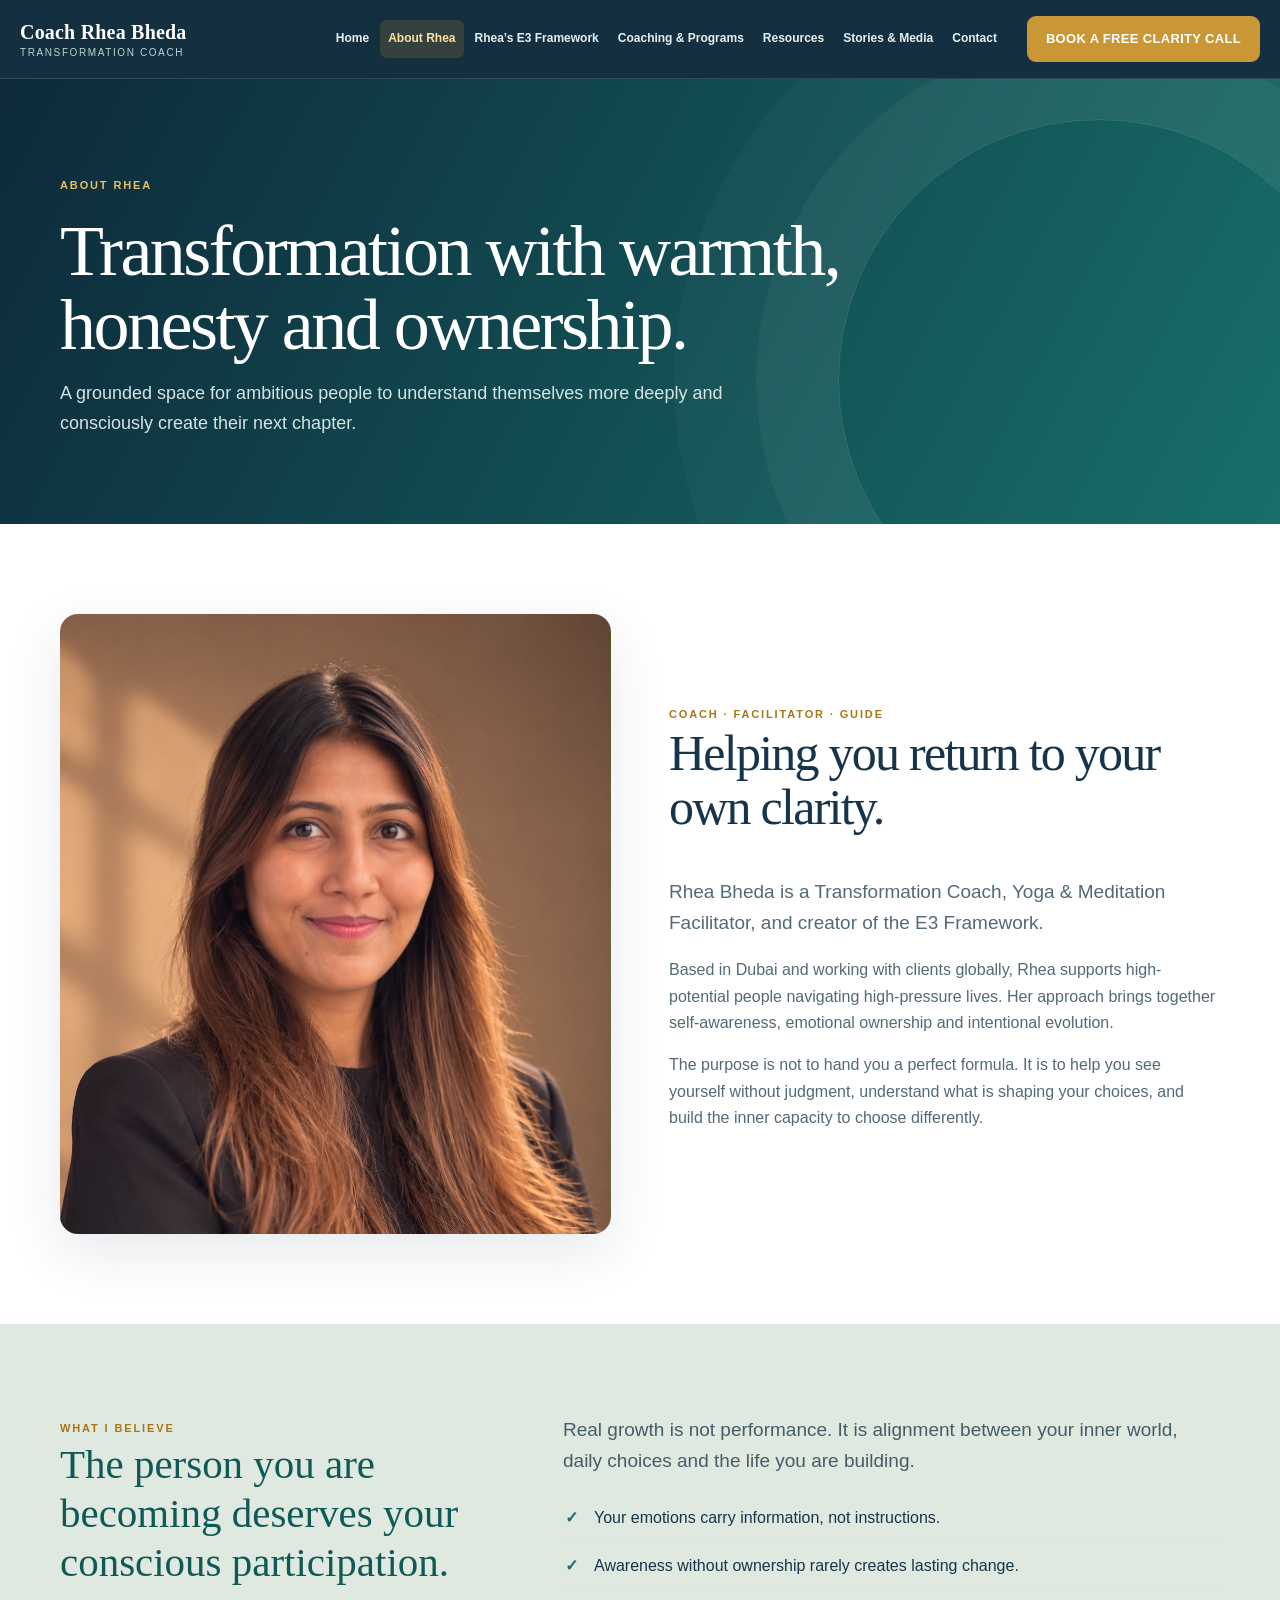
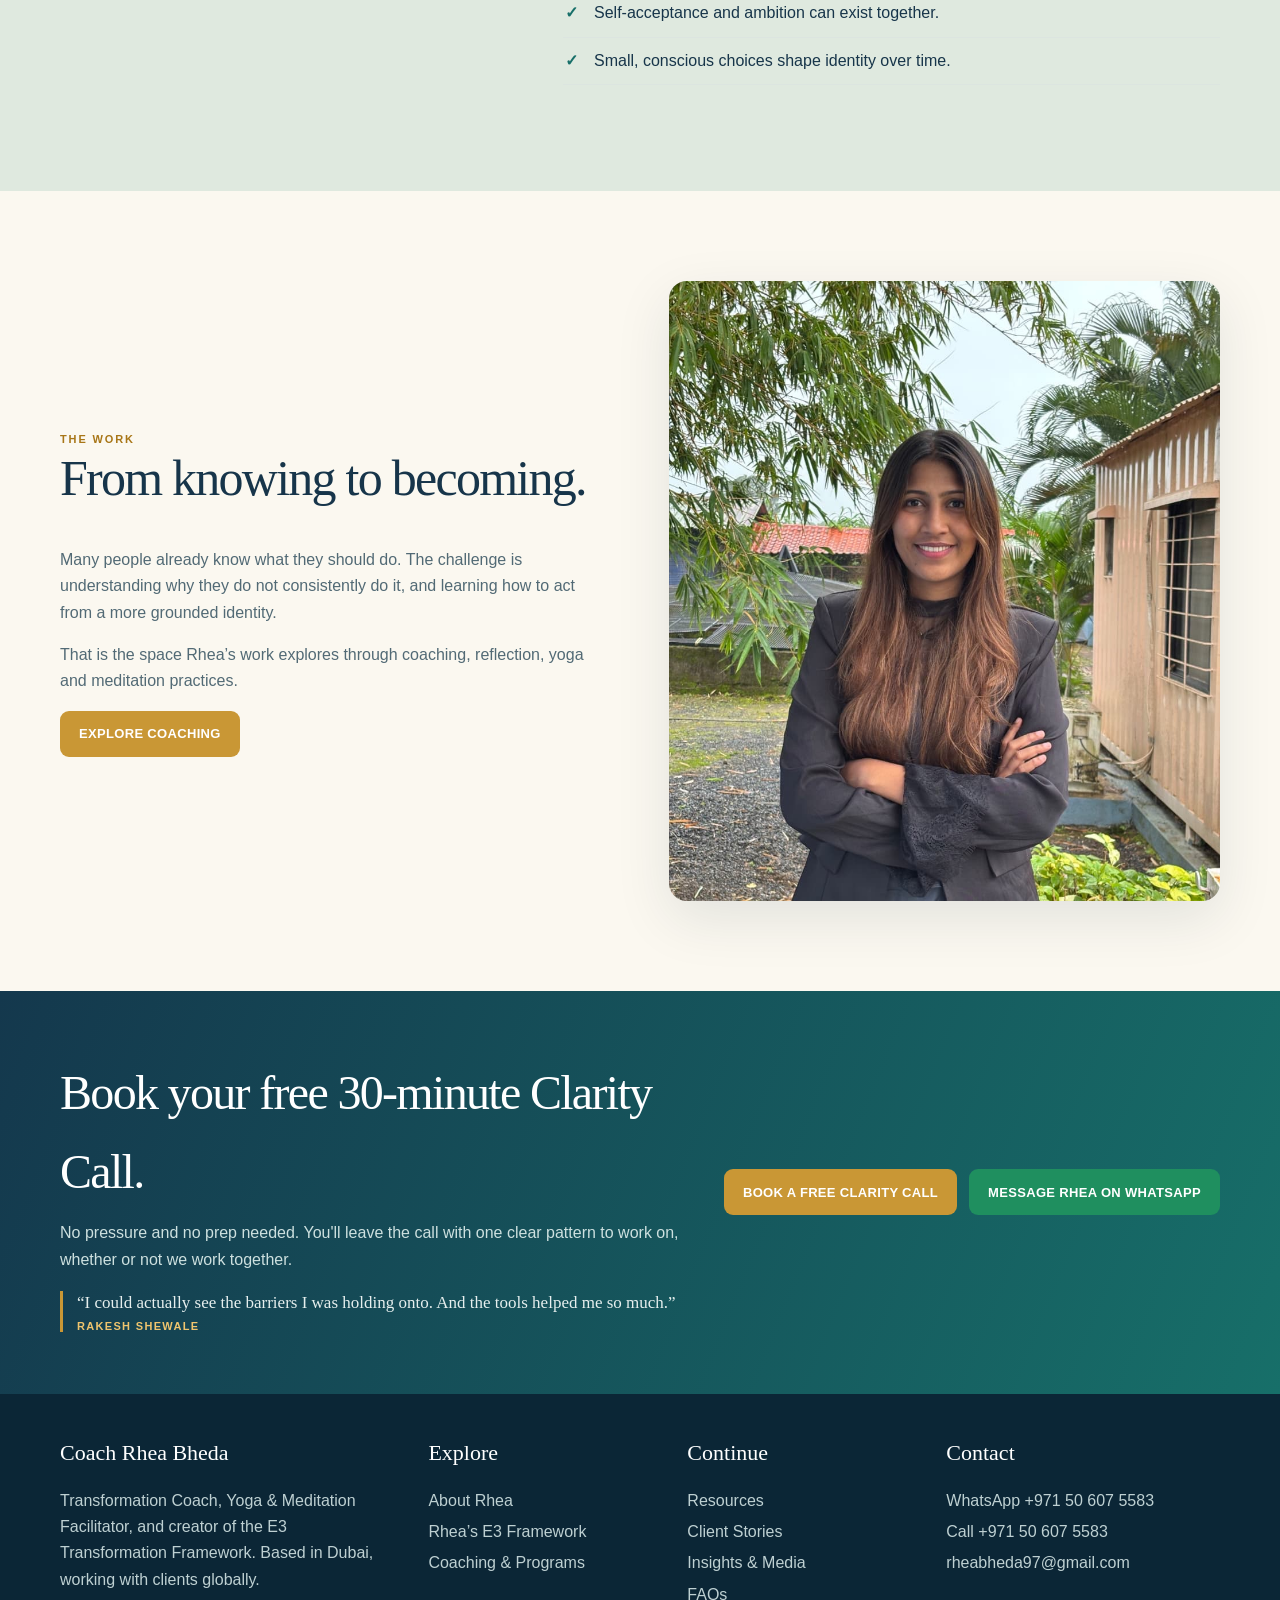
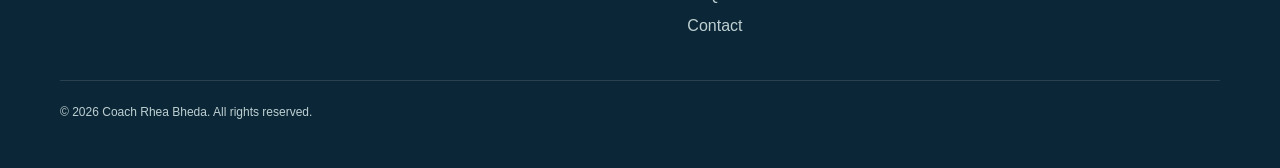
<file: about.html>
<!doctype html>
<html lang="en">
  <head>
    <meta charset="utf-8" />
    <meta name="viewport" content="width=device-width,initial-scale=1" />
    <meta
      name="description"
      content="Meet Coach Rhea Bheda, transformation coach and creator of the E3 Framework."
    />
    <title>About Rhea | Coach Rhea Bheda</title>
    <link rel="stylesheet" href="styles.css" />
  </head>
  <body>
    <div data-header></div>
    <main id="main">
      <section class="page-hero">
        <div class="page-hero-inner">
          <span class="eyebrow">About Rhea</span>
          <h1>Transformation with warmth, honesty and ownership.</h1>
          <p>
            A grounded space for ambitious people to understand themselves more
            deeply and consciously create their next chapter.
          </p>
        </div>
      </section>
      <section class="section white">
        <div class="section-inner split">
          <div class="media">
            <img src="assets/rhea-portrait-2.jpeg" alt="Coach Rhea Bheda" />
          </div>
          <div class="content">
            <span class="eyebrow">Coach · facilitator · guide</span>
            <h2>Helping you return to your own clarity.</h2>
            <p class="lead">
              Rhea Bheda is a Transformation Coach, Yoga & Meditation
              Facilitator, and creator of the E3 Framework.
            </p>
            <p>
              Based in Dubai and working with clients globally, Rhea supports
              high-potential people navigating high-pressure lives. Her approach
              brings together self-awareness, emotional ownership and
              intentional evolution.
            </p>
            <p>
              The purpose is not to hand you a perfect formula. It is to help
              you see yourself without judgment, understand what is shaping your
              choices, and build the inner capacity to choose differently.
            </p>
          </div>
        </div>
      </section>
      <section class="section sage">
        <div class="section-inner intro-grid">
          <div>
            <span class="eyebrow">What I believe</span>
            <p class="statement">
              The person you are becoming deserves your conscious participation.
            </p>
          </div>
          <div>
            <p class="lead">
              Real growth is not performance. It is alignment between your inner
              world, daily choices and the life you are building.
            </p>
            <ul class="check-list">
              <li>Your emotions carry information, not instructions.</li>
              <li>
                Awareness without ownership rarely creates lasting change.
              </li>
              <li>Self-acceptance and ambition can exist together.</li>
              <li>Small, conscious choices shape identity over time.</li>
            </ul>
          </div>
        </div>
      </section>
      <section class="section">
        <div class="section-inner split reverse">
          <div class="media">
            <img src="assets/rhea-portrait-3.jpeg" alt="Coach Rhea Bheda" />
          </div>
          <div class="content">
            <span class="eyebrow">The work</span>
            <h2>From knowing to becoming.</h2>
            <p>
              Many people already know what they should do. The challenge is
              understanding why they do not consistently do it, and learning how
              to act from a more grounded identity.
            </p>
            <p>
              That is the space Rhea’s work explores through coaching,
              reflection, yoga and meditation practices.
            </p>
            <a class="button" href="programs.html#coaching">Explore coaching</a>
          </div>
        </div>
      </section>
    </main>
    <div data-footer></div>
    <script src="site.js"></script>
  </body>
</html>
</file>
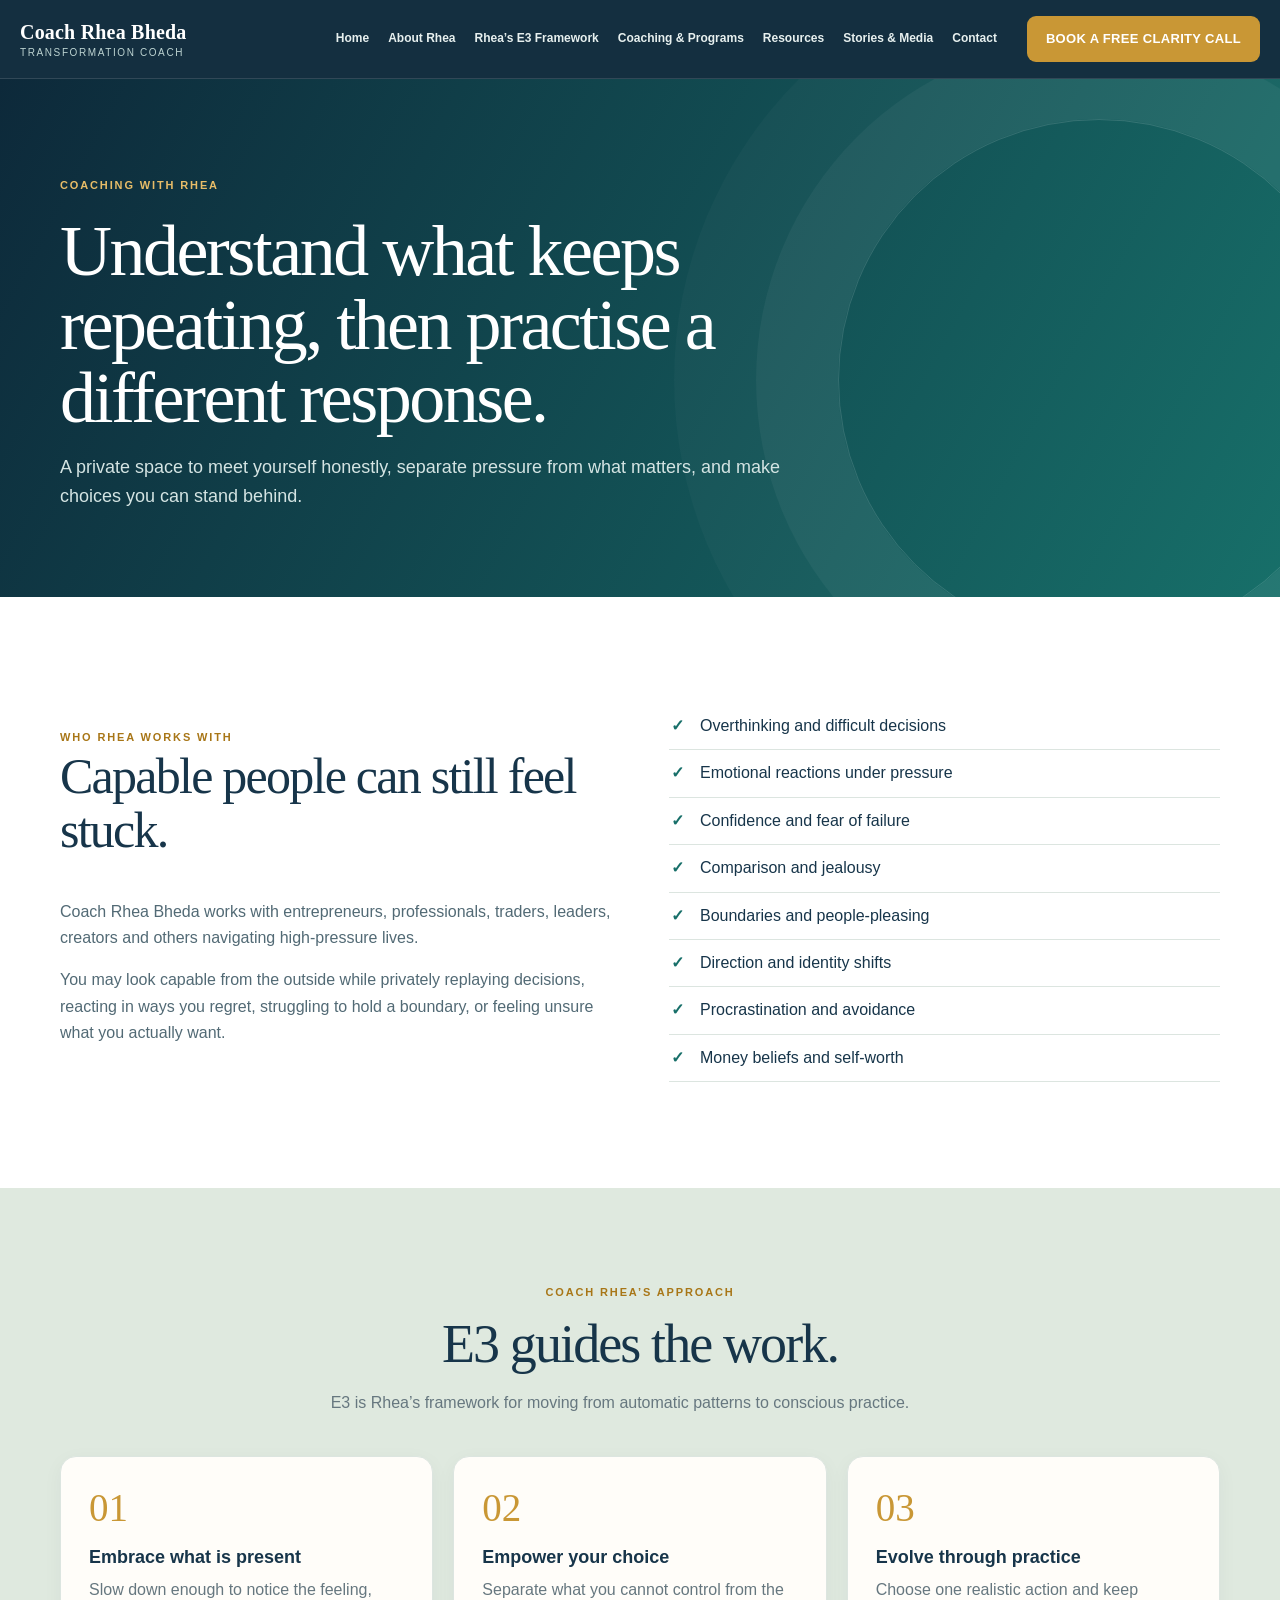
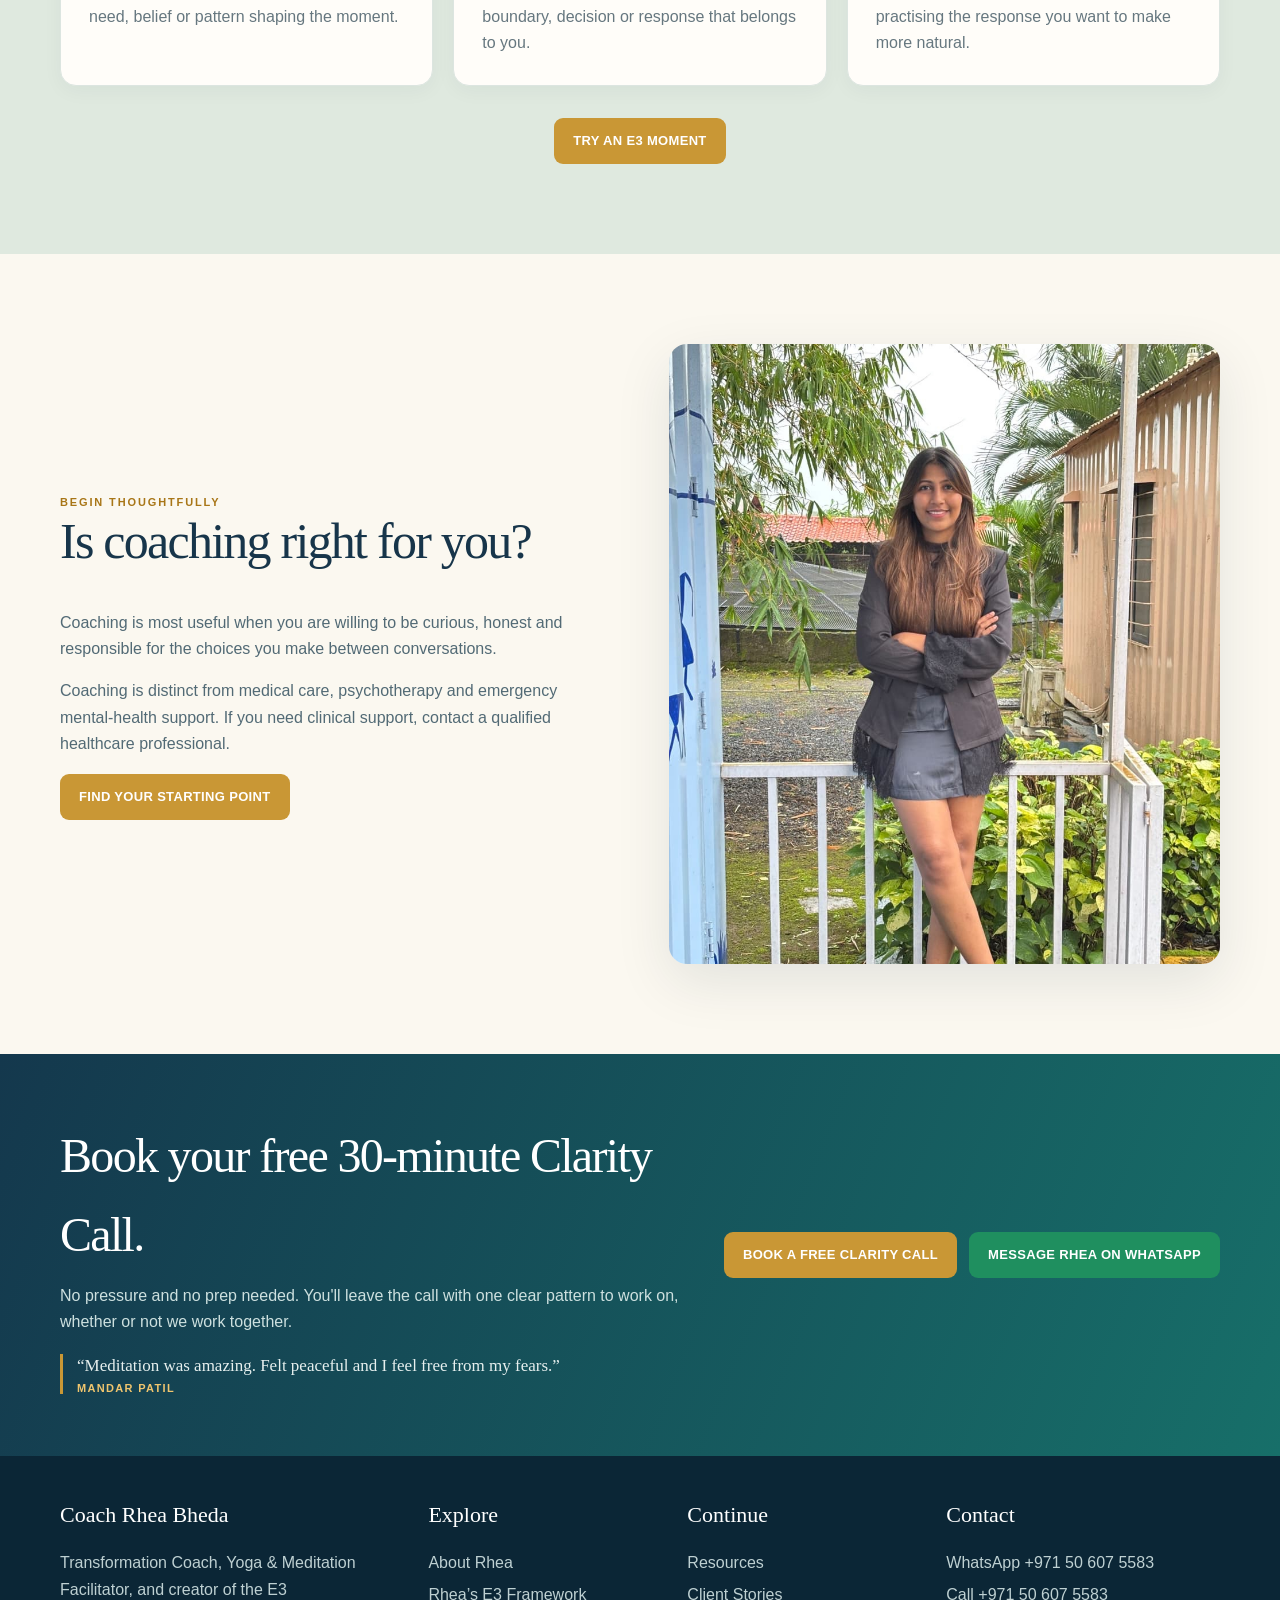
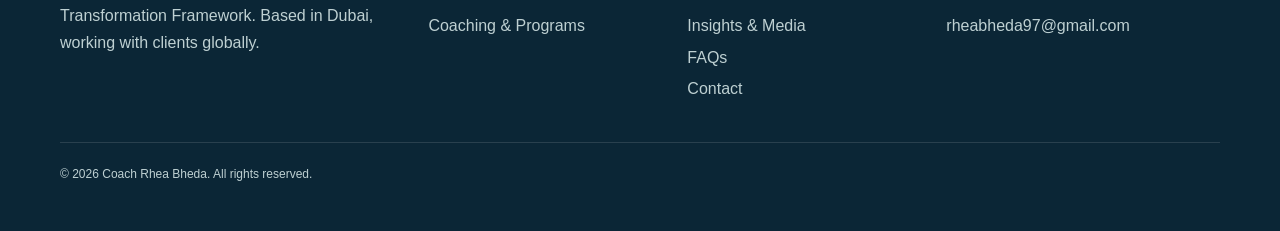
<file: coaching.html>
<!doctype html>
<html lang="en">
<head>
  <meta charset="utf-8">
  <meta name="viewport" content="width=device-width,initial-scale=1">
  <meta name="description" content="Transformation coaching with Coach Rhea Bheda for people navigating pressure, repeated patterns and important transitions.">
  <title>Coaching with Rhea | Coach Rhea Bheda</title>
  <link rel="stylesheet" href="styles.css">
</head>
<body>
  <div data-header></div>
  <main id="main">
    <section class="page-hero"><div class="page-hero-inner"><span class="eyebrow">Coaching with Rhea</span><h1>Understand what keeps repeating, then practise a different response.</h1><p>A private space to meet yourself honestly, separate pressure from what matters, and make choices you can stand behind.</p></div></section>
    <section class="section white"><div class="section-inner split"><div class="content"><span class="eyebrow">Who Rhea works with</span><h2>Capable people can still feel stuck.</h2><p>Coach Rhea Bheda works with entrepreneurs, professionals, traders, leaders, creators and others navigating high-pressure lives.</p><p>You may look capable from the outside while privately replaying decisions, reacting in ways you regret, struggling to hold a boundary, or feeling unsure what you actually want.</p></div><div><ul class="check-list"><li>Overthinking and difficult decisions</li><li>Emotional reactions under pressure</li><li>Confidence and fear of failure</li><li>Comparison and jealousy</li><li>Boundaries and people-pleasing</li><li>Direction and identity shifts</li><li>Procrastination and avoidance</li><li>Money beliefs and self-worth</li></ul></div></div></section>
    <section class="section sage"><div class="section-inner"><div class="section-head center"><span class="eyebrow">Coach Rhea’s approach</span><h2>E3 guides the work.</h2><p>E3 is Rhea’s framework for moving from automatic patterns to conscious practice.</p></div><div class="cards"><article class="card"><span class="num">01</span><h3>Embrace what is present</h3><p>Slow down enough to notice the feeling, need, belief or pattern shaping the moment.</p></article><article class="card"><span class="num">02</span><h3>Empower your choice</h3><p>Separate what you cannot control from the boundary, decision or response that belongs to you.</p></article><article class="card"><span class="num">03</span><h3>Evolve through practice</h3><p>Choose one realistic action and keep practising the response you want to make more natural.</p></article></div><p class="center-action"><a class="button" href="e3-method.html#e3-practice">Try an E3 moment</a></p></div></section>
    <section class="section"><div class="section-inner split reverse"><div class="media"><img src="assets/rhea-portrait-1.jpeg" alt="Coach Rhea Bheda"></div><div class="content"><span class="eyebrow">Begin thoughtfully</span><h2>Is coaching right for you?</h2><p>Coaching is most useful when you are willing to be curious, honest and responsible for the choices you make between conversations.</p><p>Coaching is distinct from medical care, psychotherapy and emergency mental-health support. If you need clinical support, contact a qualified healthcare professional.</p><a class="button" href="index.html#check-in">Find your starting point</a></div></div></section>
  </main>
  <div data-footer></div>
  <script src="site.js"></script>
</body>
</html>
</file>
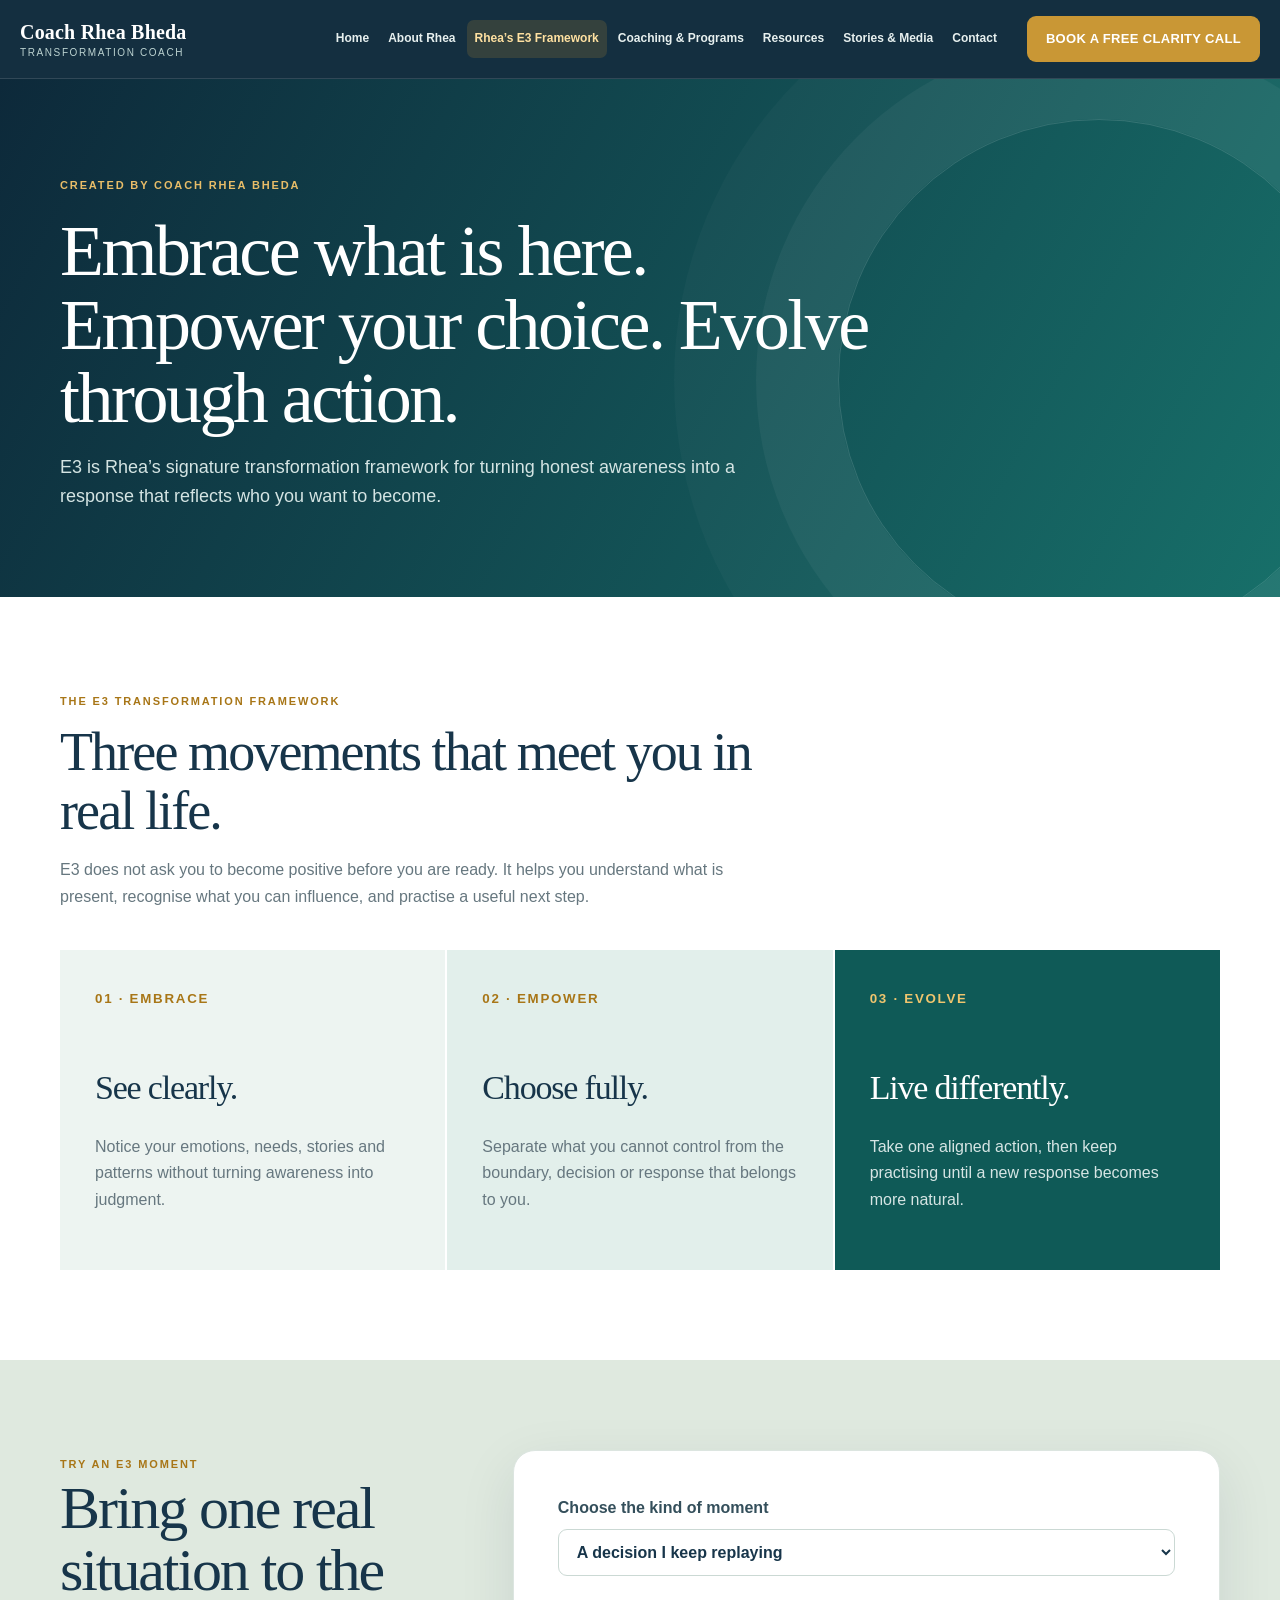
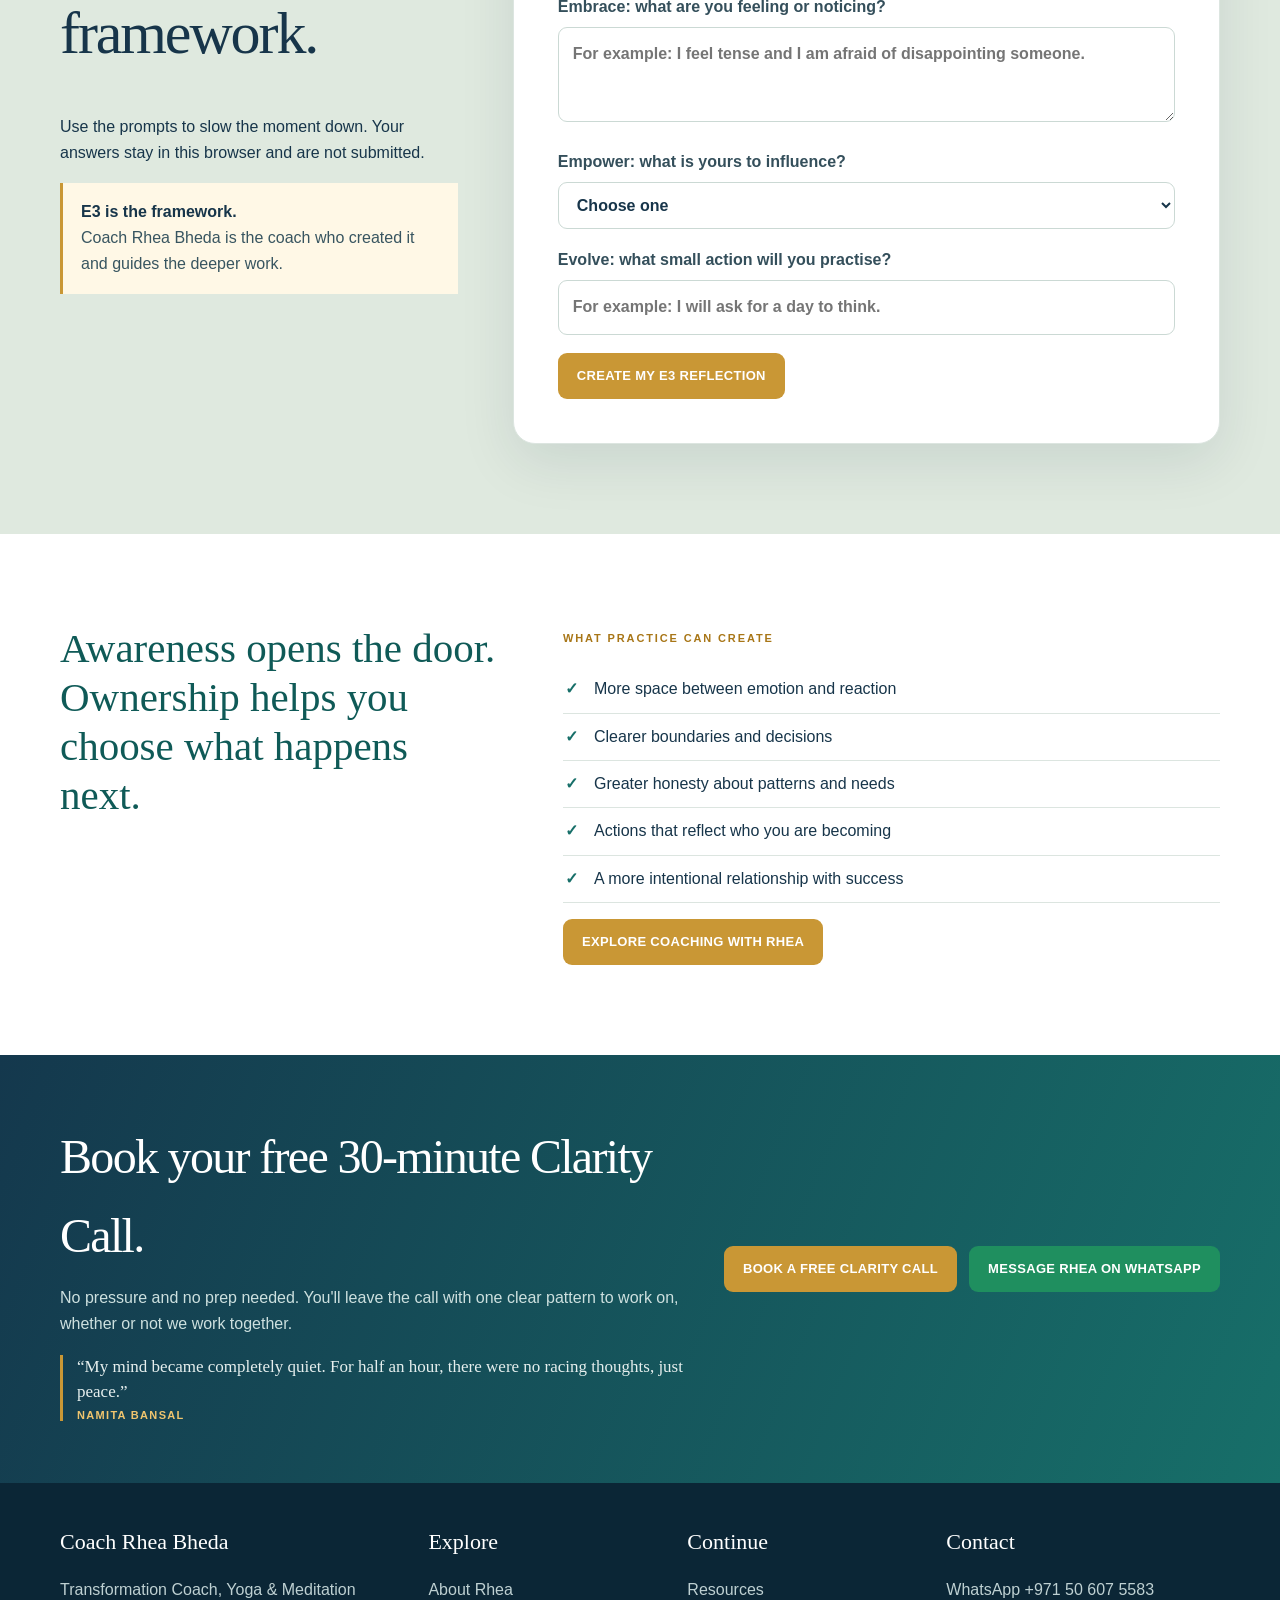
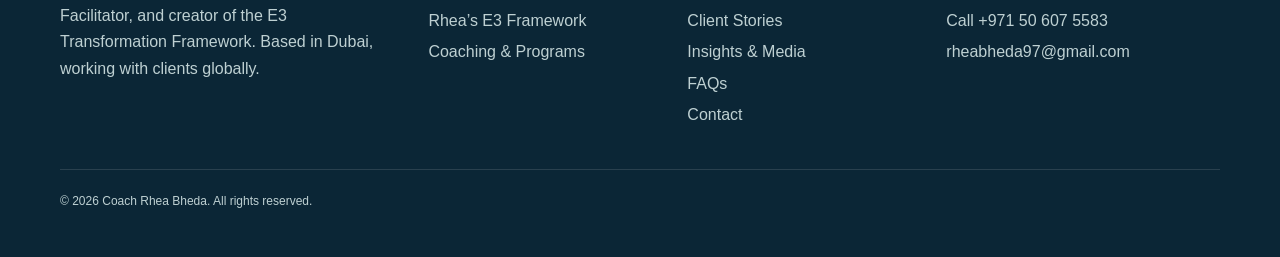
<file: e3-method.html>
<!doctype html>
<html lang="en">
  <head>
    <meta charset="utf-8" />
    <meta name="viewport" content="width=device-width,initial-scale=1" />
    <meta
      name="description"
      content="Explore Coach Rhea Bheda’s E3 Transformation Framework: Embrace, Empower and Evolve, then try it with a real situation."
    />
    <title>Rhea’s E3 Framework | Coach Rhea Bheda</title>
    <link rel="stylesheet" href="styles.css" />
  </head>
  <body>
    <div data-header></div>
    <main id="main">
      <section class="page-hero">
        <div class="page-hero-inner">
          <span class="eyebrow">Created by Coach Rhea Bheda</span>
          <h1>
            Embrace what is here. Empower your choice. Evolve through action.
          </h1>
          <p>
            E3 is Rhea’s signature transformation framework for turning honest
            awareness into a response that reflects who you want to become.
          </p>
        </div>
      </section>

      <section class="section white">
        <div class="section-inner">
          <div class="section-head">
            <span class="eyebrow">The E3 Transformation Framework</span>
            <h2>Three movements that meet you in real life.</h2>
            <p>
              E3 does not ask you to become positive before you are ready. It
              helps you understand what is present, recognise what you can
              influence, and practise a useful next step.
            </p>
          </div>
          <div class="e3-grid">
            <article class="e3-step">
              <small>01 · EMBRACE</small>
              <h2>See clearly.</h2>
              <p>
                Notice your emotions, needs, stories and patterns without
                turning awareness into judgment.
              </p>
            </article>
            <article class="e3-step">
              <small>02 · EMPOWER</small>
              <h2>Choose fully.</h2>
              <p>
                Separate what you cannot control from the boundary, decision or
                response that belongs to you.
              </p>
            </article>
            <article class="e3-step">
              <small>03 · EVOLVE</small>
              <h2>Live differently.</h2>
              <p>
                Take one aligned action, then keep practising until a new
                response becomes more natural.
              </p>
            </article>
          </div>
        </div>
      </section>

      <section class="section sage" id="e3-practice">
        <div class="section-inner e3-practice-grid">
          <div class="e3-practice-copy">
            <span class="eyebrow">Try an E3 moment</span>
            <h2>Bring one real situation to the framework.</h2>
            <p>
              Use the prompts to slow the moment down. Your answers stay in this
              browser and are not submitted.
            </p>
            <div class="brand-note">
              <strong>E3 is the framework.</strong><br />Coach Rhea Bheda is the
              coach who created it and guides the deeper work.
            </div>
          </div>
          <form class="activity-panel" data-e3-practice>
            <label
              >Choose the kind of moment
              <select data-e3-situation>
                <option value="a decision you have been replaying">
                  A decision I keep replaying
                </option>
                <option
                  value="a conversation that brought up a strong reaction"
                >
                  A conversation that triggered me
                </option>
                <option value="a request you want to answer more honestly">
                  A boundary I need to communicate
                </option>
                <option value="a pattern you are ready to understand">
                  A pattern that keeps repeating
                </option>
              </select>
            </label>
            <label
              >Embrace: what are you feeling or noticing?
              <textarea
                data-e3-embrace
                placeholder="For example: I feel tense and I am afraid of disappointing someone."
              ></textarea>
            </label>
            <label
              >Empower: what is yours to influence?
              <select data-e3-empower>
                <option value="">Choose one</option>
                <option value="the meaning you give this moment">
                  The meaning I give this moment
                </option>
                <option value="the boundary you communicate">
                  The boundary I communicate
                </option>
                <option value="the question you ask">The question I ask</option>
                <option value="the time you give yourself before responding">
                  The time I give myself before responding
                </option>
              </select>
            </label>
            <label
              >Evolve: what small action will you practise?
              <input
                data-e3-evolve
                type="text"
                placeholder="For example: I will ask for a day to think."
              />
            </label>
            <button class="button" type="submit">
              Create my E3 reflection
            </button>
            <div
              class="activity-result"
              data-e3-result
              hidden
              aria-live="polite"
            >
              <small>Your E3 reflection</small>
              <h3>One moment. Three conscious movements.</h3>
              <p data-e3-output></p>
            </div>
          </form>
        </div>
      </section>

      <section class="section white">
        <div class="section-inner intro-grid">
          <div>
            <p class="statement">
              Awareness opens the door. Ownership helps you choose what happens
              next.
            </p>
          </div>
          <div>
            <span class="eyebrow">What practice can create</span>
            <ul class="check-list">
              <li>More space between emotion and reaction</li>
              <li>Clearer boundaries and decisions</li>
              <li>Greater honesty about patterns and needs</li>
              <li>Actions that reflect who you are becoming</li>
              <li>A more intentional relationship with success</li>
            </ul>
            <a class="button" href="programs.html#coaching"
              >Explore coaching with Rhea</a
            >
          </div>
        </div>
      </section>
    </main>
    <div data-footer></div>
    <script src="site.js"></script>
  </body>
</html>
</file>
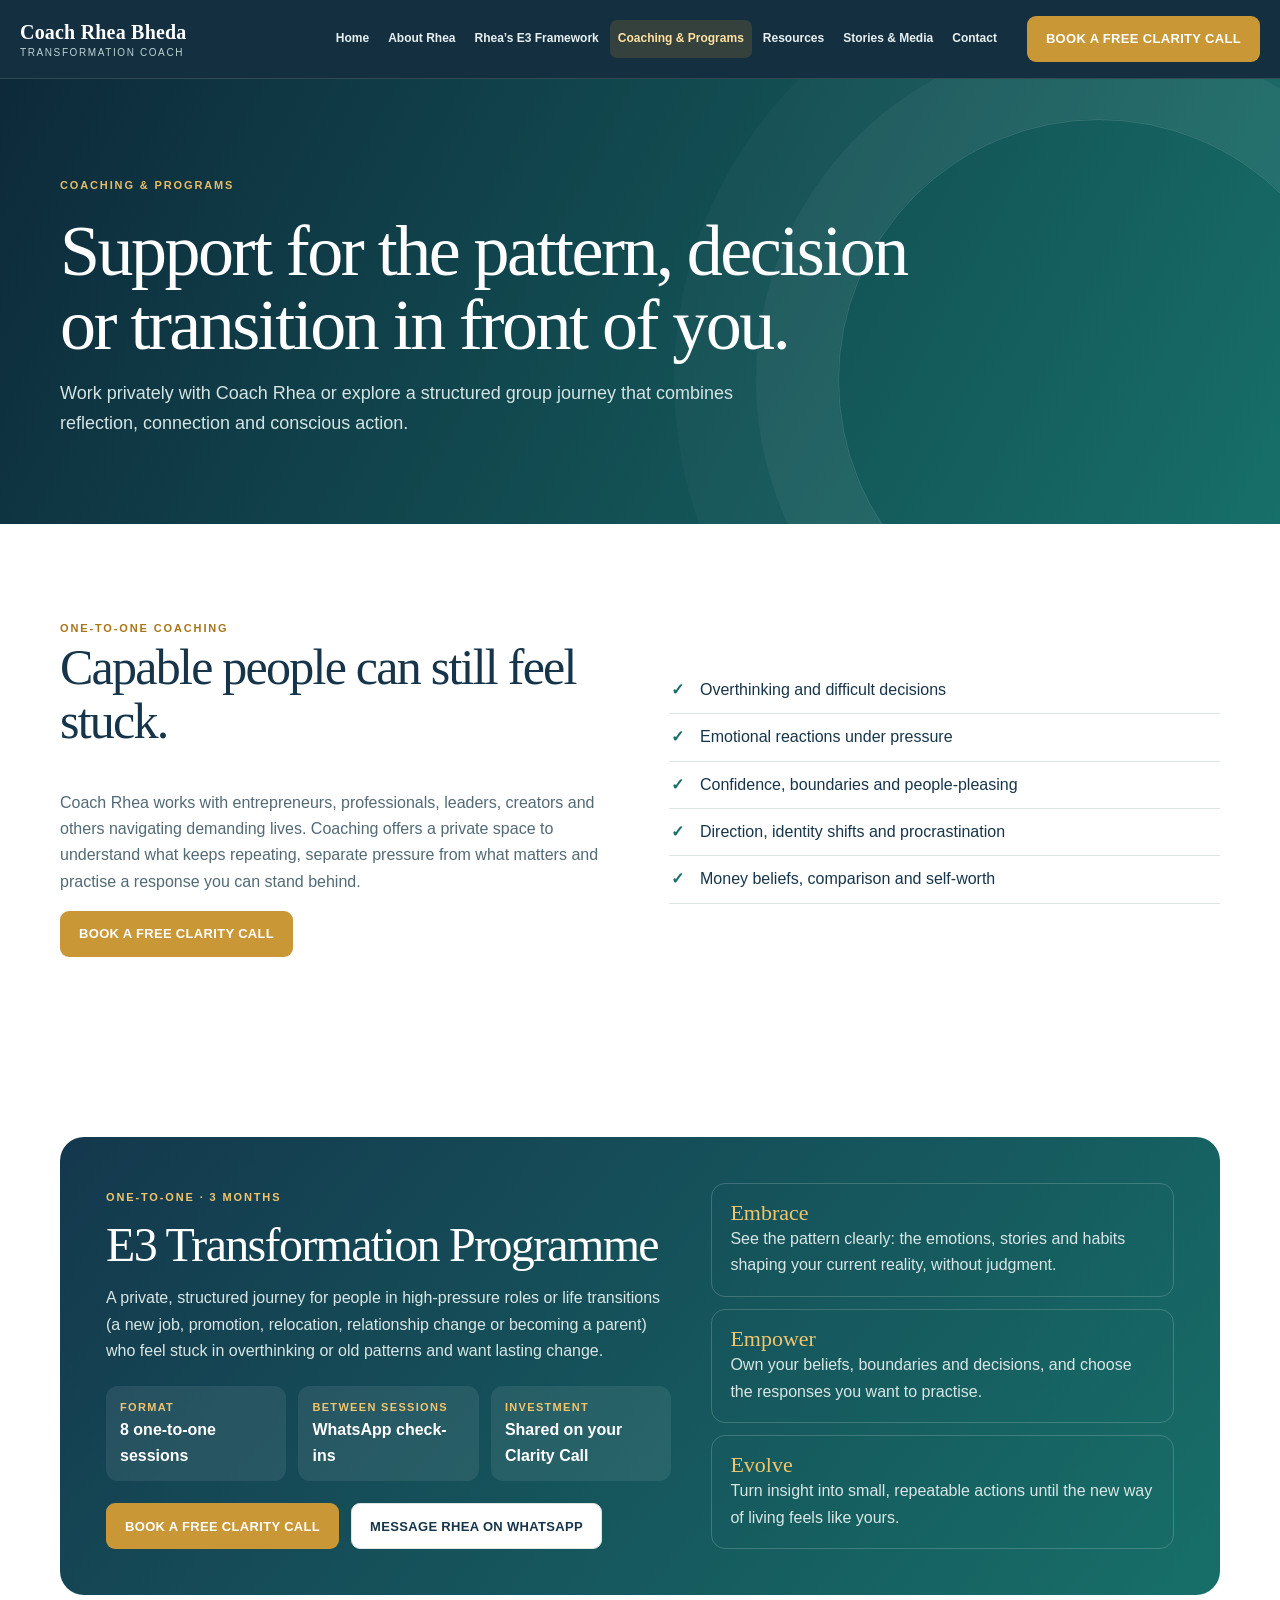
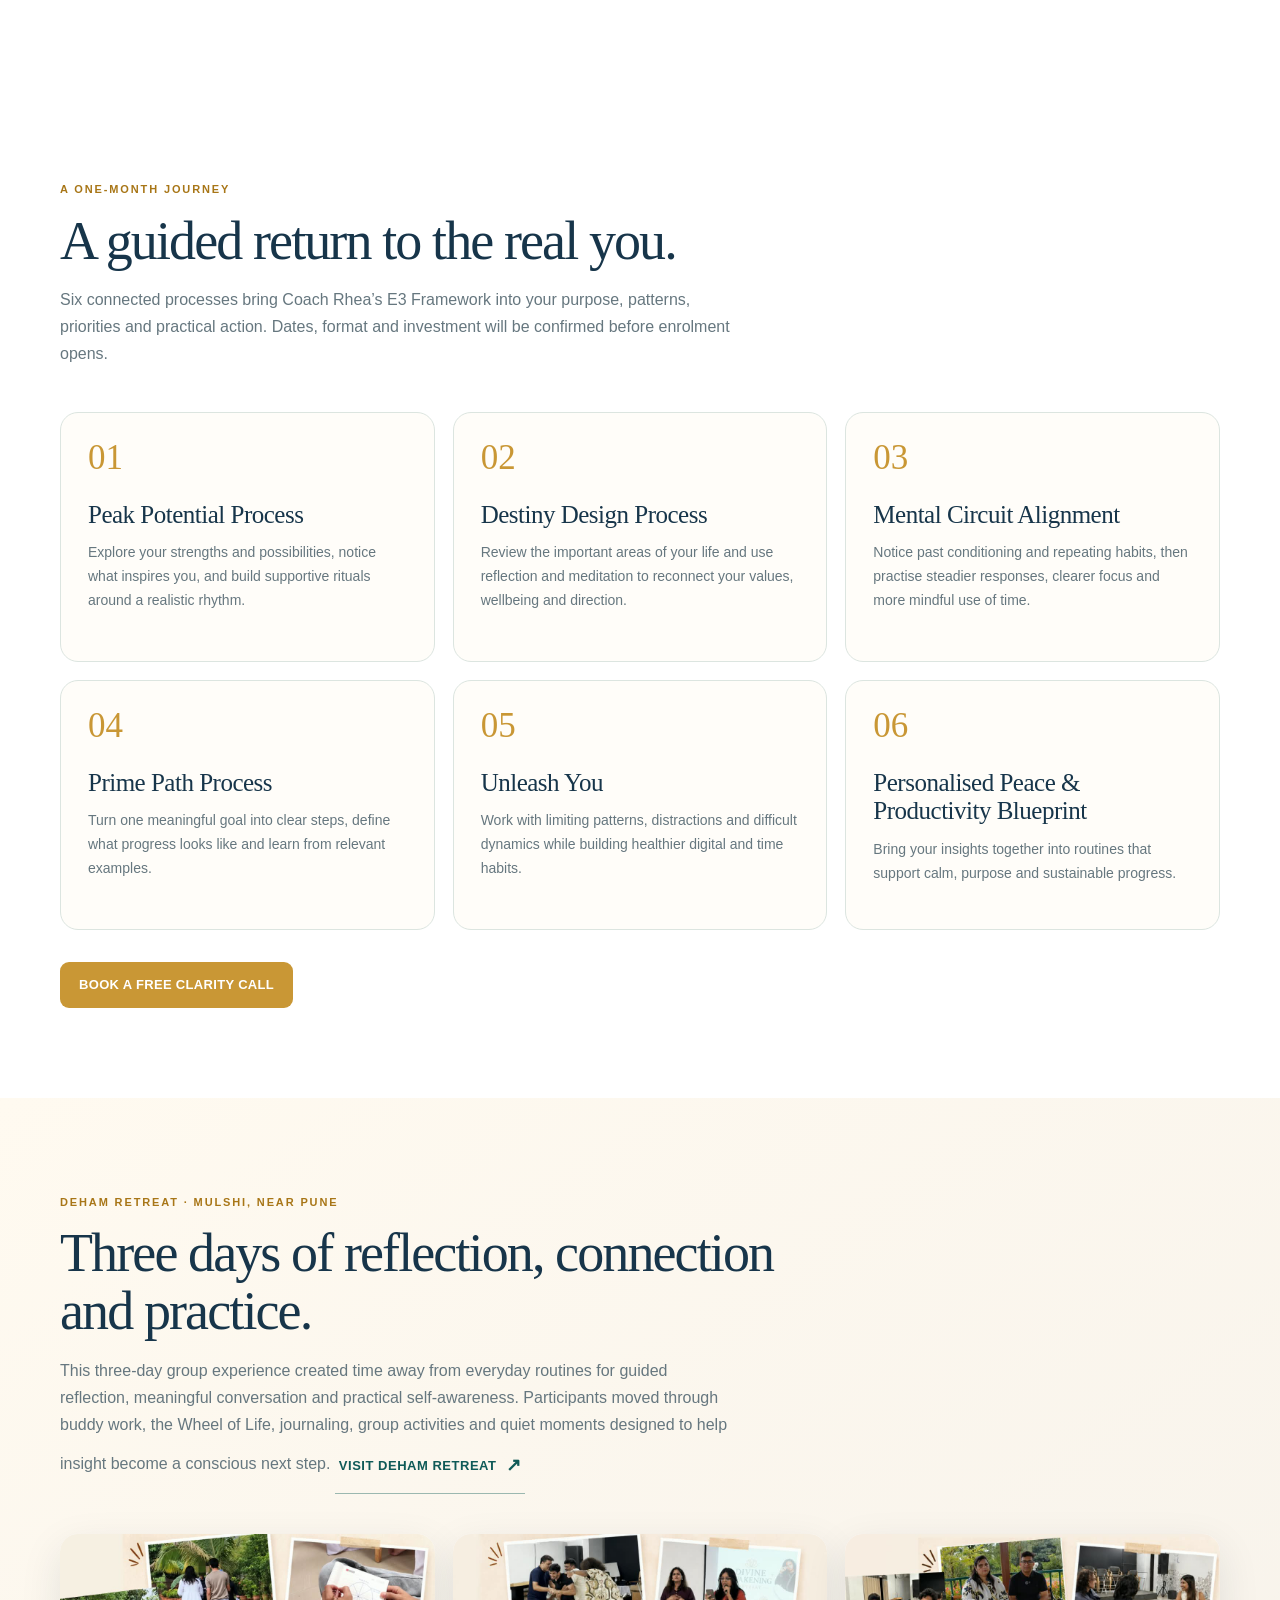
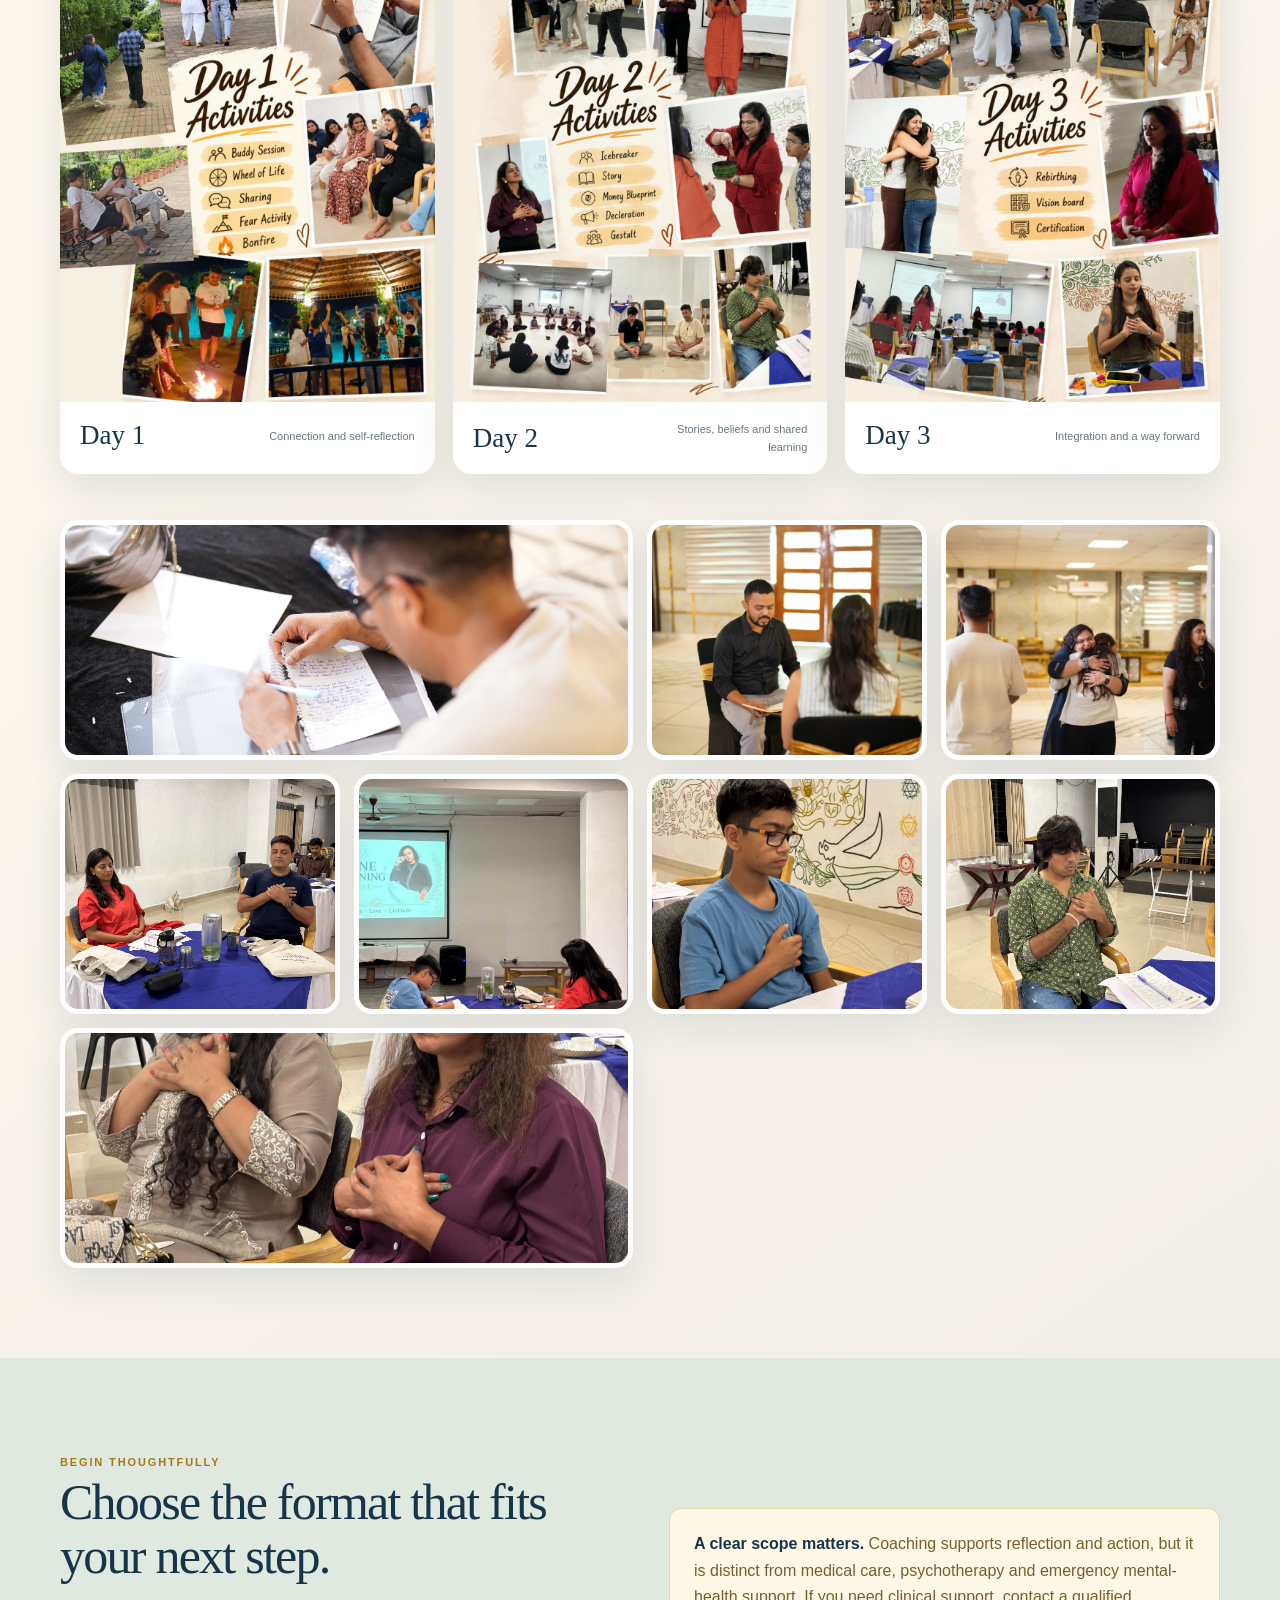
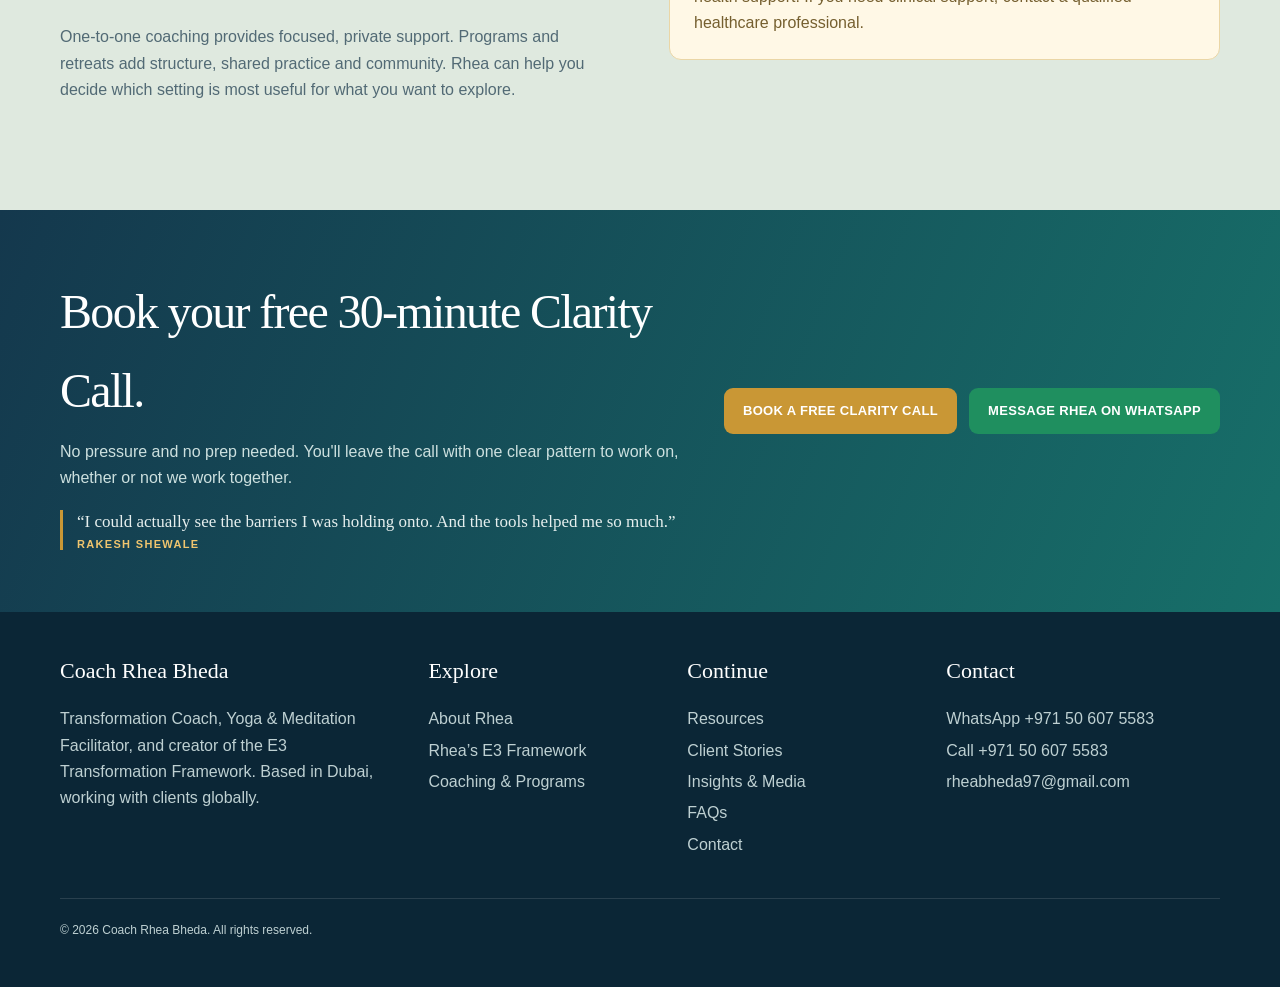
<file: programs.html>
<!doctype html>
<html lang="en">
  <head>
    <meta charset="utf-8" />
    <meta name="viewport" content="width=device-width,initial-scale=1" />
    <meta
      name="description"
      content="Explore one-to-one coaching, structured programs and retreats with Coach Rhea Bheda."
    />
    <title>Coaching &amp; Programs | Coach Rhea Bheda</title>
    <link rel="stylesheet" href="styles.css" />
  </head>
  <body>
    <div data-header></div>
    <main id="main">
      <section class="page-hero">
        <div class="page-hero-inner">
          <span class="eyebrow">Coaching &amp; programs</span>
          <h1>
            Support for the pattern, decision or transition in front of you.
          </h1>
          <p>
            Work privately with Coach Rhea or explore a structured group journey
            that combines reflection, connection and conscious action.
          </p>
        </div>
      </section>
      <section class="section white" id="coaching">
        <div class="section-inner split coaching-overview">
          <div class="content">
            <span class="eyebrow">One-to-one coaching</span>
            <h2>Capable people can still feel stuck.</h2>
            <p>
              Coach Rhea works with entrepreneurs, professionals, leaders,
              creators and others navigating demanding lives. Coaching offers a
              private space to understand what keeps repeating, separate
              pressure from what matters and practise a response you can stand
              behind.
            </p>
            <a class="button" href="contact.html#book">Book a free Clarity Call</a>
          </div>
          <div>
            <ul class="check-list">
              <li>Overthinking and difficult decisions</li>
              <li>Emotional reactions under pressure</li>
              <li>Confidence, boundaries and people-pleasing</li>
              <li>Direction, identity shifts and procrastination</li>
              <li>Money beliefs, comparison and self-worth</li>
            </ul>
          </div>
        </div>
      </section>
      <section class="section white" id="e3-programme" aria-labelledby="offer-title">
        <div class="section-inner offer-card">
          <div>
            <span class="eyebrow">One-to-one · 3 months</span>
            <h2 id="offer-title">E3 Transformation Programme</h2>
            <p>
              A private, structured journey for people in high-pressure roles or
              life transitions (a new job, promotion, relocation, relationship
              change or becoming a parent) who feel stuck in overthinking or old
              patterns and want lasting change.
            </p>
            <div class="offer-meta">
              <div><small>Format</small><span>8 one-to-one sessions</span></div>
              <div><small>Between sessions</small><span>WhatsApp check-ins</span></div>
              <div><small>Investment</small><span>Shared on your Clarity Call</span></div>
            </div>
            <div class="cta-actions">
            <a class="button" href="contact.html#book">Book a free Clarity Call</a>
            <a
              class="button secondary"
              data-whatsapp
              href="https://wa.me/971506075583"
              target="_blank"
              rel="noopener noreferrer"
              >Message Rhea on WhatsApp</a
            >
          </div>
          </div>
          <ol class="offer-phases">
            <li>
              <strong>Embrace</strong>See the pattern clearly: the emotions,
              stories and habits shaping your current reality, without judgment.
            </li>
            <li>
              <strong>Empower</strong>Own your beliefs, boundaries and decisions,
              and choose the responses you want to practise.
            </li>
            <li>
              <strong>Evolve</strong>Turn insight into small, repeatable actions
              until the new way of living feels like yours.
            </li>
          </ol>
        </div>
      </section>
      <section class="section white featured-program" id="one-month-journey">
        <div class="section-inner">
          <div class="section-head">
            <span class="eyebrow">A one-month journey</span>
            <h2>A guided return to the real you.</h2>
            <p>
              Six connected processes bring Coach Rhea’s E3 Framework into your
              purpose, patterns, priorities and practical action. Dates, format
              and investment will be confirmed before enrolment opens.
            </p>
          </div>
          <div class="program-process-grid">
            <article class="program-process">
              <span class="num">01</span>
              <h3>Peak Potential Process</h3>
              <p>
                Explore your strengths and possibilities, notice what inspires
                you, and build supportive rituals around a realistic rhythm.
              </p>
            </article>
            <article class="program-process">
              <span class="num">02</span>
              <h3>Destiny Design Process</h3>
              <p>
                Review the important areas of your life and use reflection and
                meditation to reconnect your values, wellbeing and direction.
              </p>
            </article>
            <article class="program-process">
              <span class="num">03</span>
              <h3>Mental Circuit Alignment</h3>
              <p>
                Notice past conditioning and repeating habits, then practise
                steadier responses, clearer focus and more mindful use of time.
              </p>
            </article>
            <article class="program-process">
              <span class="num">04</span>
              <h3>Prime Path Process</h3>
              <p>
                Turn one meaningful goal into clear steps, define what progress
                looks like and learn from relevant examples.
              </p>
            </article>
            <article class="program-process">
              <span class="num">05</span>
              <h3>Unleash You</h3>
              <p>
                Work with limiting patterns, distractions and difficult dynamics
                while building healthier digital and time habits.
              </p>
            </article>
            <article class="program-process">
              <span class="num">06</span>
              <h3>Personalised Peace &amp; Productivity Blueprint</h3>
              <p>
                Bring your insights together into routines that support calm,
                purpose and sustainable progress.
              </p>
            </article>
          </div>
          <a class="button primary" href="contact.html#book"
            >Book a free Clarity Call</a
          >
        </div>
      </section>
      <section
        class="section retreat-experience"
        id="deham-retreat"
        aria-labelledby="retreat-title"
      >
        <div class="section-inner">
          <div class="section-head">
            <span class="eyebrow">Deham Retreat · Mulshi, near Pune</span>
            <h2 id="retreat-title">
              Three days of reflection, connection and practice.
            </h2>
            <p>
              This three-day group experience created time away from everyday
              routines for guided reflection, meaningful conversation and
              practical self-awareness. Participants moved through buddy work,
              the Wheel of Life, journaling, group activities and quiet moments
              designed to help insight become a conscious next step.
              <a
                class="text-link dark-link"
                href="https://dehamnaturecure.com/"
                target="_blank"
                rel="noopener noreferrer"
                >Visit Deham Retreat <span>↗</span></a
              >
            </p>
          </div>
          <div class="retreat-days">
            <figure>
              <img
                src="assets/retreat-day-1-activities.jpg"
                alt="Day 1 retreat activities including buddy sessions, Wheel of Life, sharing and a bonfire"
                loading="lazy"
              />
              <figcaption>
                <strong>Day 1</strong
                ><span>Connection and self-reflection</span>
              </figcaption>
            </figure>
            <figure>
              <img
                src="assets/retreat-day-2-activities.jpg"
                alt="Day 2 retreat activities including group exercises, storytelling and guided reflection"
                loading="lazy"
              />
              <figcaption>
                <strong>Day 2</strong
                ><span>Stories, beliefs and shared learning</span>
              </figcaption>
            </figure>
            <figure>
              <img
                src="assets/retreat-day-3-activities.jpg"
                alt="Day 3 retreat activities including reflection, vision boards and closing moments"
                loading="lazy"
              />
              <figcaption>
                <strong>Day 3</strong><span>Integration and a way forward</span>
              </figcaption>
            </figure>
          </div>
          <div
            class="retreat-moments"
            aria-label="More moments from the retreat"
          >
            <figure class="retreat-moment-wide">
              <img
                src="assets/retreat-journaling.jpg"
                alt="A participant writing a personal reflection during the retreat"
                loading="lazy"
              />
            </figure>
            <figure>
              <img
                src="assets/retreat-buddy-session.jpg"
                alt="Participants taking part in a paired reflection session"
                loading="lazy"
              />
            </figure>
            <figure>
              <img
                src="assets/retreat-support-moment.jpg"
                alt="A warm moment of support and connection between participants"
                loading="lazy"
              />
            </figure>
            <figure>
              <img
                src="assets/retreat-candid-1524.jpg"
                alt="Participants taking part in a guided retreat activity"
                loading="lazy"
              />
            </figure>
            <figure>
              <img
                src="assets/retreat-candid-1204.jpg"
                alt="A candid moment from the group retreat"
                loading="lazy"
              />
            </figure>
            <figure>
              <img
                src="assets/retreat-candid-1536.jpg"
                alt="Participants reflecting during the retreat experience"
                loading="lazy"
              />
            </figure>
            <figure>
              <img
                src="assets/retreat-candid-1533.jpg"
                alt="A shared activity during the three-day retreat"
                loading="lazy"
              />
            </figure>
            <figure class="retreat-moment-wide">
              <img
                src="assets/retreat-candid-1552.jpg"
                alt="A closing moment from the group retreat"
                loading="lazy"
              />
            </figure>
          </div>
        </div>
      </section>
      <section class="section sage">
        <div class="section-inner split">
          <div class="content">
            <span class="eyebrow">Begin thoughtfully</span>
            <h2>Choose the format that fits your next step.</h2>
            <p>
              One-to-one coaching provides focused, private support. Programs
              and retreats add structure, shared practice and community. Rhea
              can help you decide which setting is most useful for what you want
              to explore.
            </p>
          </div>
          <div class="notice">
            <strong>A clear scope matters.</strong> Coaching supports reflection
            and action, but it is distinct from medical care, psychotherapy and
            emergency mental-health support. If you need clinical support,
            contact a qualified healthcare professional.
          </div>
        </div>
      </section>
    </main>
    <div data-footer></div>
    <script src="site.js"></script>
  </body>
</html>
</file>
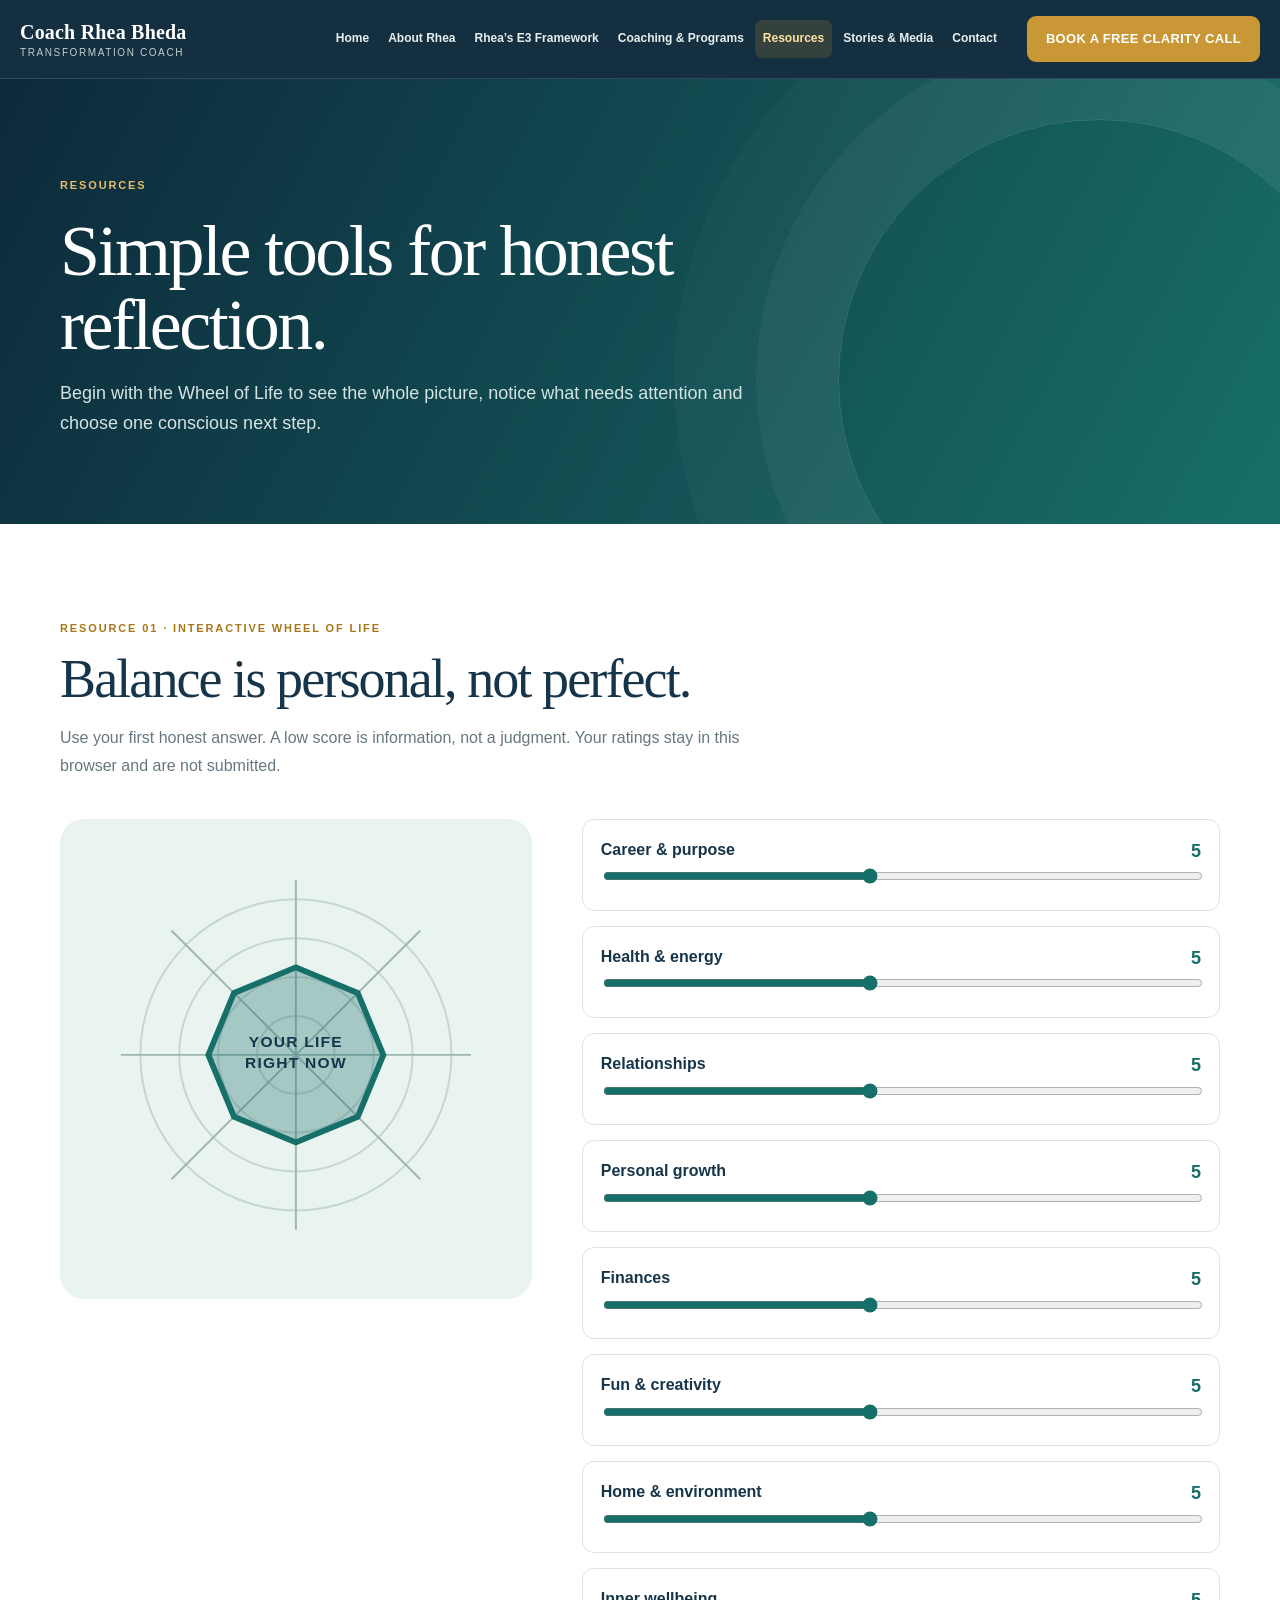
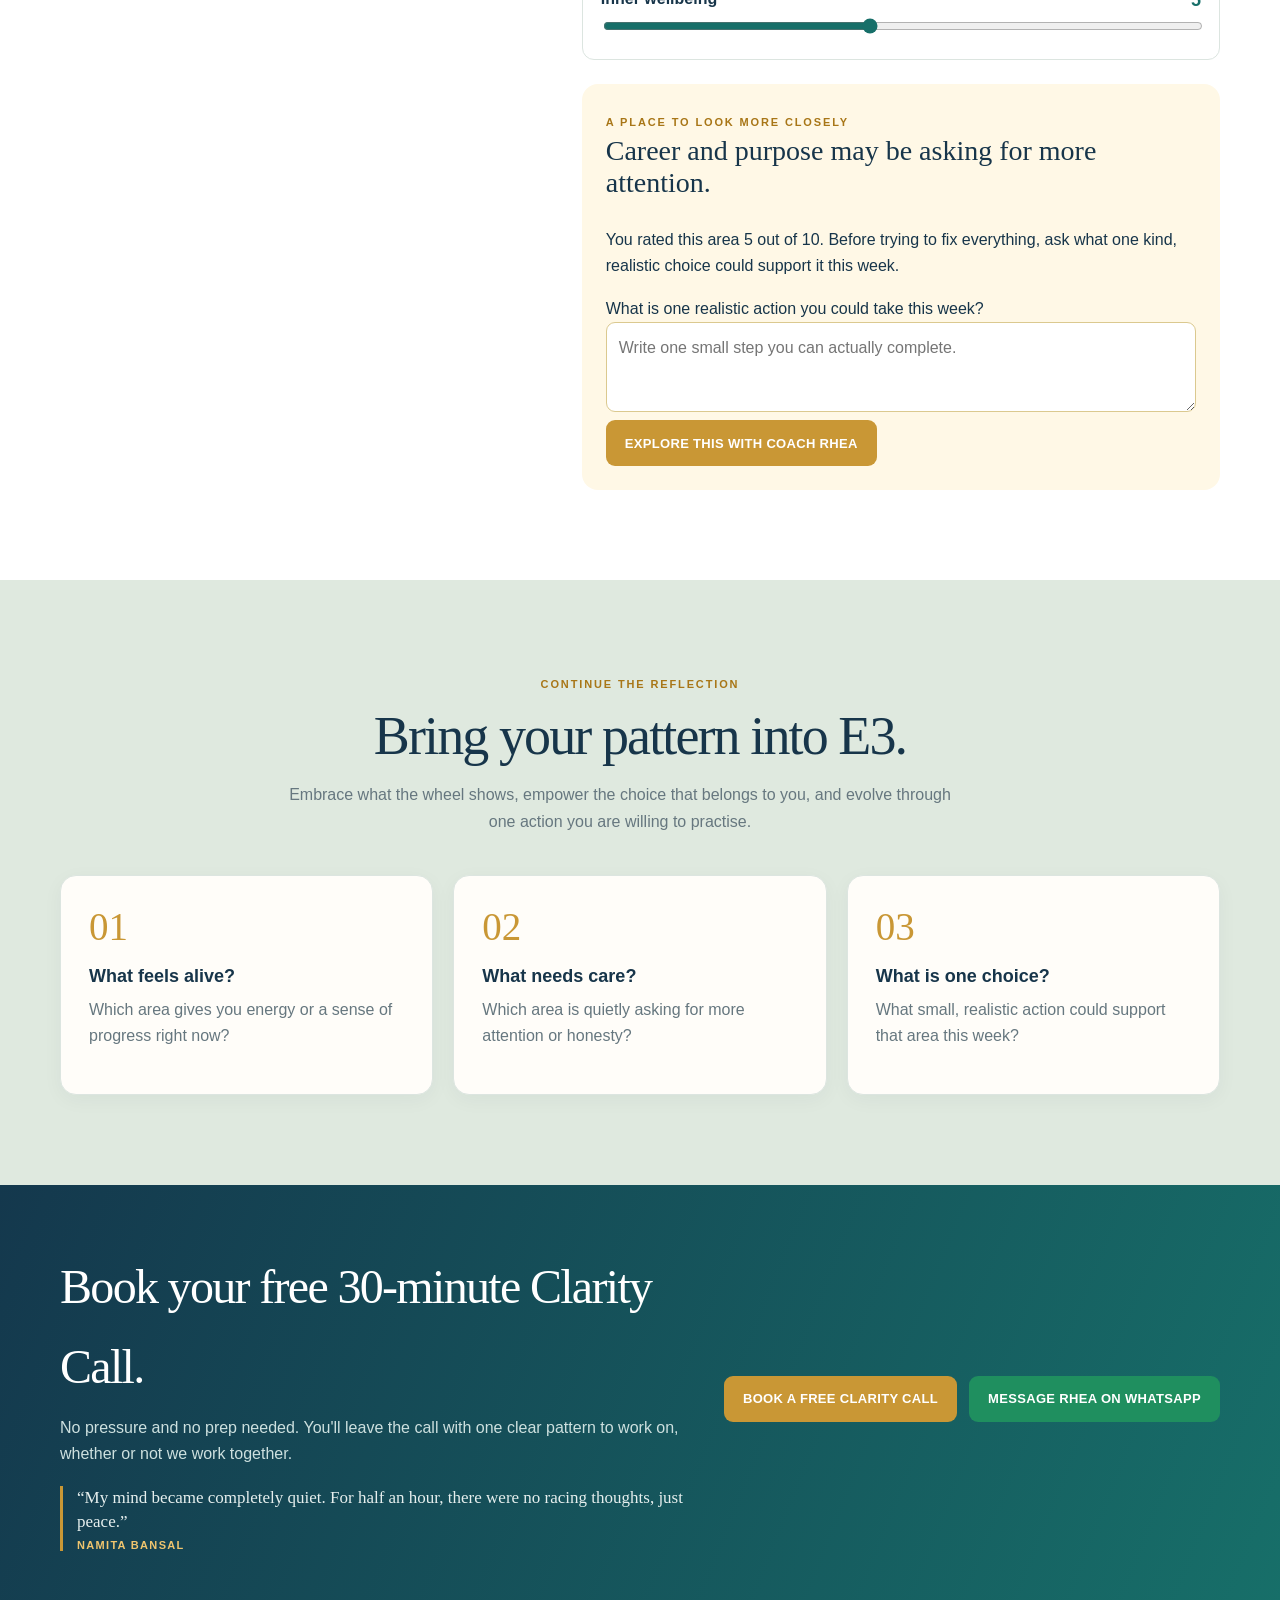
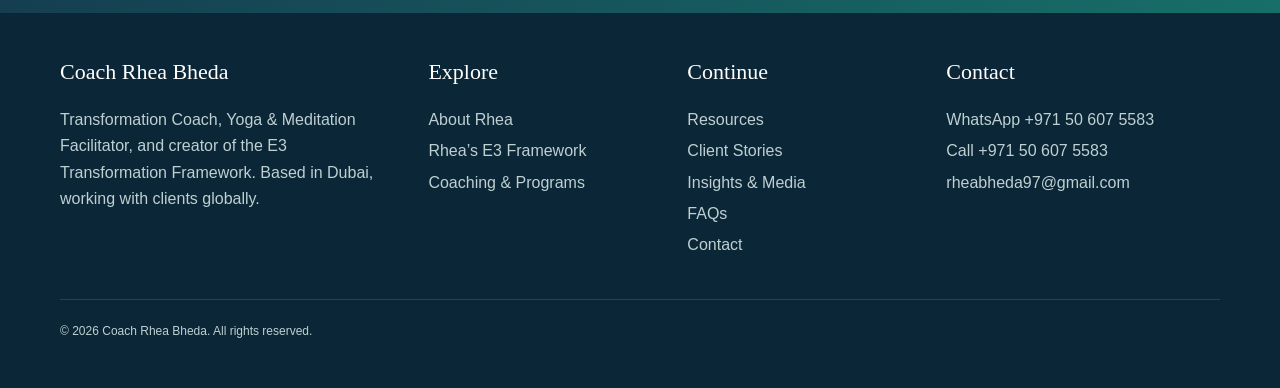
<file: wheel-of-life.html>
<!doctype html>
<html lang="en">
  <head>
    <meta charset="utf-8" />
    <meta name="viewport" content="width=device-width,initial-scale=1" />
    <meta
      name="description"
      content="Explore practical reflection resources from Coach Rhea Bheda, beginning with the interactive Wheel of Life."
    />
    <title>Resources | Coach Rhea Bheda</title>
    <link rel="stylesheet" href="styles.css" />
  </head>
  <body>
    <div data-header></div>
    <main id="main">
      <section class="page-hero">
        <div class="page-hero-inner">
          <span class="eyebrow">Resources</span>
          <h1>Simple tools for honest reflection.</h1>
          <p>
            Begin with the Wheel of Life to see the whole picture, notice what
            needs attention and choose one conscious next step.
          </p>
        </div>
      </section>

      <section class="section white" id="wheel-activity">
        <div class="section-inner">
          <div class="section-head">
            <span class="eyebrow">Resource 01 · Interactive Wheel of Life</span>
            <h2>Balance is personal, not perfect.</h2>
            <p>
              Use your first honest answer. A low score is information, not a
              judgment. Your ratings stay in this browser and are not submitted.
            </p>
          </div>
          <div class="wheel-activity-grid" data-wheel-activity>
            <div class="wheel-chart">
              <svg
                viewBox="0 0 220 220"
                role="img"
                aria-labelledby="wheel-title wheel-desc"
              >
                <title id="wheel-title">Your Wheel of Life</title>
                <desc id="wheel-desc">
                  A chart that changes as you rate eight areas of your life.
                </desc>
                <circle class="wheel-ring" cx="110" cy="110" r="20"></circle>
                <circle class="wheel-ring" cx="110" cy="110" r="40"></circle>
                <circle class="wheel-ring" cx="110" cy="110" r="60"></circle>
                <circle class="wheel-ring" cx="110" cy="110" r="80"></circle>
                <line
                  class="wheel-axis"
                  x1="110"
                  y1="110"
                  x2="110"
                  y2="20"
                ></line>
                <line
                  class="wheel-axis"
                  x1="110"
                  y1="110"
                  x2="174"
                  y2="46"
                ></line>
                <line
                  class="wheel-axis"
                  x1="110"
                  y1="110"
                  x2="200"
                  y2="110"
                ></line>
                <line
                  class="wheel-axis"
                  x1="110"
                  y1="110"
                  x2="174"
                  y2="174"
                ></line>
                <line
                  class="wheel-axis"
                  x1="110"
                  y1="110"
                  x2="110"
                  y2="200"
                ></line>
                <line
                  class="wheel-axis"
                  x1="110"
                  y1="110"
                  x2="46"
                  y2="174"
                ></line>
                <line
                  class="wheel-axis"
                  x1="110"
                  y1="110"
                  x2="20"
                  y2="110"
                ></line>
                <line
                  class="wheel-axis"
                  x1="110"
                  y1="110"
                  x2="46"
                  y2="46"
                ></line>
                <polygon
                  class="wheel-shape"
                  data-wheel-shape
                  points="110,65 142,78 155,110 142,142 110,155 78,142 65,110 78,78"
                ></polygon>
                <text class="wheel-center-label" x="110" y="106">
                  YOUR LIFE
                </text>
                <text class="wheel-center-label" x="110" y="117">
                  RIGHT NOW
                </text>
              </svg>
            </div>
            <div>
              <div class="wheel-controls">
                <div class="wheel-control">
                  <label>Career & purpose <output>5</output></label
                  ><input
                    type="range"
                    min="1"
                    max="10"
                    value="5"
                    data-wheel-area="Career and purpose"
                  />
                </div>
                <div class="wheel-control">
                  <label>Health & energy <output>5</output></label
                  ><input
                    type="range"
                    min="1"
                    max="10"
                    value="5"
                    data-wheel-area="Health and energy"
                  />
                </div>
                <div class="wheel-control">
                  <label>Relationships <output>5</output></label
                  ><input
                    type="range"
                    min="1"
                    max="10"
                    value="5"
                    data-wheel-area="Relationships"
                  />
                </div>
                <div class="wheel-control">
                  <label>Personal growth <output>5</output></label
                  ><input
                    type="range"
                    min="1"
                    max="10"
                    value="5"
                    data-wheel-area="Personal growth"
                  />
                </div>
                <div class="wheel-control">
                  <label>Finances <output>5</output></label
                  ><input
                    type="range"
                    min="1"
                    max="10"
                    value="5"
                    data-wheel-area="Finances"
                  />
                </div>
                <div class="wheel-control">
                  <label>Fun & creativity <output>5</output></label
                  ><input
                    type="range"
                    min="1"
                    max="10"
                    value="5"
                    data-wheel-area="Fun and creativity"
                  />
                </div>
                <div class="wheel-control">
                  <label>Home & environment <output>5</output></label
                  ><input
                    type="range"
                    min="1"
                    max="10"
                    value="5"
                    data-wheel-area="Home and environment"
                  />
                </div>
                <div class="wheel-control">
                  <label>Inner wellbeing <output>5</output></label
                  ><input
                    type="range"
                    min="1"
                    max="10"
                    value="5"
                    data-wheel-area="Inner wellbeing"
                  />
                </div>
              </div>
              <div class="wheel-summary" aria-live="polite">
                <span class="eyebrow">A place to look more closely</span>
                <h3 data-wheel-heading>
                  Adjust the sliders to reveal your pattern.
                </h3>
                <p data-wheel-copy>
                  Your wheel is a snapshot, not a scorecard. Notice where care
                  or honesty could make a meaningful difference.
                </p>
                <label
                  >What is one realistic action you could take this week?
                  <textarea
                    placeholder="Write one small step you can actually complete."
                  ></textarea>
                </label>
                <a class="button" href="programs.html#coaching"
                  >Explore this with Coach Rhea</a
                >
              </div>
            </div>
          </div>
        </div>
      </section>

      <section class="section sage">
        <div class="section-inner">
          <div class="section-head center">
            <span class="eyebrow">Continue the reflection</span>
            <h2>Bring your pattern into E3.</h2>
            <p>
              Embrace what the wheel shows, empower the choice that belongs to
              you, and evolve through one action you are willing to practise.
            </p>
          </div>
          <div class="cards">
            <article class="card">
              <span class="num">01</span>
              <h3>What feels alive?</h3>
              <p>
                Which area gives you energy or a sense of progress right now?
              </p>
            </article>
            <article class="card">
              <span class="num">02</span>
              <h3>What needs care?</h3>
              <p>Which area is quietly asking for more attention or honesty?</p>
            </article>
            <article class="card">
              <span class="num">03</span>
              <h3>What is one choice?</h3>
              <p>
                What small, realistic action could support that area this week?
              </p>
            </article>
          </div>
        </div>
      </section>
    </main>
    <div data-footer></div>
    <script src="site.js"></script>
  </body>
</html>
</file>
<file: styles.css>
:root { --ink:#17354a; --ink-deep:#0d293a; --teal:#176f69; --teal-dark:#0f5a57; --sage:#dfe9df; --cream:#fbf8f0; --paper:#fffdf9; --gold:#c99735; --muted:#66777f; --line:#dce5e0; --white:#fff; --shadow:0 18px 55px rgba(13,41,58,.1); --serif:Georgia,"Times New Roman",serif; --sans:Inter,"Segoe UI",Arial,sans-serif; }
*{box-sizing:border-box}html{scroll-behavior:smooth}body{margin:0;color:var(--ink);background:var(--cream);font:16px/1.65 var(--sans);-webkit-font-smoothing:antialiased}body.menu-open{overflow:hidden}img{display:block;max-width:100%}a{color:inherit;text-decoration:none}button,input,textarea,select{font:inherit}h1,h2,h3,p{margin-top:0}h1,h2{font-family:var(--serif);font-weight:500;letter-spacing:-.035em}h3{line-height:1.3}
.skip-link{position:fixed;top:10px;left:10px;z-index:100;transform:translateY(-150%);padding:10px 14px;border-radius:8px;color:var(--white);background:var(--ink-deep)}.skip-link:focus{transform:translateY(0)}
.site-header{position:sticky;top:0;z-index:50;color:var(--white);background:rgba(13,41,58,.97);border-bottom:1px solid rgba(255,255,255,.12);backdrop-filter:blur(14px)}.nav-wrap{width:min(1240px,calc(100% - 40px));min-height:78px;margin:auto;display:flex;align-items:center;gap:22px}.brand{margin-right:auto;line-height:1.1}.brand strong{display:block;font:700 20px/1.1 var(--serif);letter-spacing:.01em}.brand span{display:block;margin-top:4px;color:#bcd3d1;font-size:10px;letter-spacing:.16em;text-transform:uppercase}.nav-links{display:flex;align-items:center;gap:3px}.nav-links a{padding:9px 8px;border-radius:7px;color:#e7f0ef;font-size:12px;font-weight:700;white-space:nowrap}.nav-links a:hover,.nav-links a:focus-visible{color:var(--white);background:rgba(255,255,255,.1)}.nav-links a.active{color:#ffe1a1;background:rgba(201,151,53,.18)}
.nav-cta,.button{display:inline-flex;align-items:center;justify-content:center;gap:9px;min-height:46px;padding:11px 18px;border:1px solid transparent;border-radius:9px;color:var(--white);background:var(--gold);font-size:13px;font-weight:800;letter-spacing:.025em;text-transform:uppercase;transition:transform .2s ease,background .2s ease}.button:hover,.nav-cta:hover{transform:translateY(-2px);background:#b78629}.button.secondary{color:var(--ink);background:var(--white);border-color:var(--line)}.button.secondary:hover{background:var(--cream)}.menu-toggle{display:none;width:44px;height:44px;border:1px solid rgba(255,255,255,.22);border-radius:9px;color:var(--white);background:transparent;font-size:23px}
.hero{min-height:640px;position:relative;overflow:hidden;color:var(--white);background:linear-gradient(118deg,var(--ink-deep) 0%,#123c52 45%,var(--teal) 100%)}.hero::after,.page-hero::after{content:"";position:absolute;width:520px;height:520px;right:-80px;top:40px;border:1px solid rgba(255,255,255,.14);border-radius:50%;box-shadow:0 0 0 82px rgba(255,255,255,.045),0 0 0 164px rgba(255,255,255,.025)}.hero-grid,.page-hero-inner,.section-inner{width:min(1160px,calc(100% - 40px));margin:auto}.hero-grid{min-height:640px;display:grid;grid-template-columns:1.08fr .92fr;align-items:center;gap:62px;position:relative;z-index:2;padding:70px 0}.eyebrow{color:#a87617;font-size:11px;font-weight:900;letter-spacing:.17em;text-transform:uppercase}.hero .eyebrow,.page-hero .eyebrow,.deep .eyebrow{color:#e8bd68}.hero h1{max-width:690px;margin:18px 0 23px;font-size:clamp(49px,6.4vw,82px);line-height:.98}.hero h1 em{color:#f1c972;font-style:normal}.hero-copy>p{max-width:635px;color:#dce9e8;font-size:18px}.hero-actions{display:flex;flex-wrap:wrap;gap:12px;margin-top:30px}.hero .button.secondary{color:var(--white);background:transparent;border-color:rgba(255,255,255,.34)}.hero .button.secondary:hover{background:rgba(255,255,255,.1)}.hero-photo{position:relative;justify-self:end;width:min(430px,100%)}.hero-photo img{width:100%;aspect-ratio:4/5;object-fit:cover;object-position:center top;border-radius:180px 180px 22px 22px;box-shadow:0 30px 70px rgba(0,0,0,.28)}.hero-photo::before{content:"E3";position:absolute;left:-30px;bottom:28px;z-index:2;width:92px;height:92px;display:grid;place-items:center;border-radius:50%;color:var(--ink-deep);background:#f1ca76;font:700 28px var(--serif);box-shadow:var(--shadow)}
.section{padding:90px 0}.section.white{background:var(--white)}.section.sage{background:var(--sage)}.section.deep{color:var(--white);background:var(--ink-deep)}.section-head{max-width:720px;margin-bottom:40px}.section-head.center{margin-right:auto;margin-left:auto;text-align:center}.section-head h2{margin:10px 0 16px;font-size:clamp(34px,4.7vw,54px);line-height:1.08}.section-head p{color:var(--muted)}.deep .section-head p{color:#bfd2d3}.intro-grid{display:grid;grid-template-columns:.8fr 1.2fr;gap:65px;align-items:start}.statement{font:500 clamp(28px,3.2vw,43px)/1.2 var(--serif);color:var(--teal-dark)}.lead{font-size:19px;color:#445d69}.signature{margin-top:24px;font:italic 24px var(--serif);color:var(--gold)}
.cards{display:grid;grid-template-columns:repeat(3,1fr);gap:20px}.card{min-height:220px;padding:28px;border:1px solid var(--line);border-radius:16px;background:var(--paper);box-shadow:0 5px 20px rgba(13,41,58,.045)}.card .num{display:block;color:var(--gold);font:500 39px var(--serif)}.card h3{margin:16px 0 8px;font-size:18px}.card p{margin:0;color:var(--muted)}.pill-list{display:flex;flex-wrap:wrap;gap:10px;padding:0;list-style:none}.pill-list li{padding:9px 13px;border:1px solid #cbdad5;border-radius:99px;color:#385561;background:rgba(255,255,255,.62);font-size:13px;font-weight:700}
.photo-band{display:grid;grid-template-columns:1fr 1fr 1fr;gap:18px}.photo-band img{width:100%;height:390px;object-fit:cover;border-radius:14px}.photo-band img:nth-child(2){margin-top:34px}
.page-hero{position:relative;overflow:hidden;padding:92px 0 85px;color:var(--white);background:linear-gradient(118deg,var(--ink-deep),var(--teal))}.page-hero-inner{position:relative;z-index:2}.page-hero h1{max-width:850px;margin:16px 0 17px;font-size:clamp(45px,6vw,72px);line-height:1.02}.page-hero p{max-width:720px;margin:0;color:#d4e4e3;font-size:18px}.split{display:grid;grid-template-columns:1fr 1fr;gap:58px;align-items:center}.split.reverse .media{order:2}.media img{width:100%;max-height:620px;object-fit:cover;object-position:center top;border-radius:18px;box-shadow:var(--shadow)}.content h2{font-size:clamp(34px,4vw,50px);line-height:1.08}.content h3{margin-top:30px}.content p,.content li{color:#526a75}.check-list{padding:0;list-style:none}.check-list li{position:relative;padding:10px 0 10px 31px;border-bottom:1px solid var(--line)}.check-list li::before{content:"✓";position:absolute;left:2px;color:var(--teal);font-weight:900}
.e3-grid{display:grid;grid-template-columns:repeat(3,1fr);gap:2px}.e3-step{min-height:320px;padding:35px;background:#edf4f1}.e3-step:nth-child(2){background:#e2efeb}.e3-step:nth-child(3){color:var(--white);background:var(--teal-dark)}.e3-step small{color:#a87617;font-weight:900;letter-spacing:.13em}.e3-step h2{margin:48px 0 18px;font-size:34px}.e3-step p{color:var(--muted)}.e3-step:nth-child(3) p{color:#d6e5e4}.e3-step:nth-child(3) small{color:#f0c56e}
.quote-block{padding:42px;border-left:4px solid var(--gold);color:var(--white);background:#14384d;font:500 clamp(25px,3.4vw,41px)/1.3 var(--serif)}.program-note,.notice{padding:22px 24px;border:1px solid #ead6a6;border-radius:12px;color:#755f2f;background:#fff8e6}.notice strong{color:var(--ink)}
.wheel{width:min(610px,100%);aspect-ratio:1;margin:auto;position:relative;display:grid;place-items:center;border-radius:50%;background:conic-gradient(#176f69 0 12.5%,#2f8982 0 25%,#72a69b 0 37.5%,#c99735 0 50%,#d5ad5b 0 62.5%,#8ea58a 0 75%,#496d79 0 87.5%,#17354a 0);box-shadow:var(--shadow)}.wheel::after{content:"YOUR LIFE\A IN BALANCE";white-space:pre;width:39%;aspect-ratio:1;display:grid;place-items:center;text-align:center;border-radius:50%;color:var(--ink);background:var(--cream);font:700 18px/1.25 var(--serif)}.wheel-labels{display:grid;grid-template-columns:repeat(2,1fr);gap:12px}.wheel-labels div{padding:16px;border-bottom:2px solid var(--gold);background:var(--white)}
.insight-list{display:grid;gap:17px}.insight{display:grid;grid-template-columns:90px 1fr;gap:24px;padding:24px 0;border-bottom:1px solid var(--line)}.insight .index{color:var(--gold);font:34px var(--serif)}.insight h2{margin-bottom:8px;font-size:27px}.insight p{color:var(--muted)}
.contact-grid{display:grid;grid-template-columns:.8fr 1.2fr;gap:50px}.contact-panel{padding:32px;border-radius:16px;background:var(--white);box-shadow:var(--shadow)}.field{display:block;margin-bottom:17px;font-size:13px;font-weight:800}.field input,.field textarea,.field select{width:100%;margin-top:7px;padding:12px 13px;border:1px solid var(--line);border-radius:8px;color:var(--ink);background:var(--white)}.field textarea{min-height:130px;resize:vertical}.demo-form button[disabled]{cursor:not-allowed;opacity:.62}
.cta-strip{padding:62px 0;color:var(--white);background:linear-gradient(112deg,#14384d,var(--teal))}.cta-strip .section-inner{display:flex;align-items:center;justify-content:space-between;gap:25px}.cta-strip h2{margin:0;font-size:clamp(31px,4vw,48px)}.cta-strip p{margin:9px 0 0;color:#cde0df}.site-footer{padding:46px 0;color:#bed0d2;background:#0b2636}.footer-grid{display:grid;grid-template-columns:1.2fr .8fr .8fr;gap:40px}.footer-grid h3{color:var(--white);font:22px var(--serif)}.footer-grid a{display:block;width:fit-content;margin:5px 0}.footer-grid a:hover{color:#f0c56e}.footer-bottom{margin-top:35px;padding-top:22px;border-top:1px solid rgba(255,255,255,.12);font-size:12px}
@media(max-width:1100px){.nav-links{position:fixed;inset:78px 0 auto 0;max-height:calc(100vh - 78px);overflow:auto;display:none;flex-direction:column;align-items:stretch;gap:2px;padding:18px 20px 28px;background:var(--ink-deep);border-top:1px solid rgba(255,255,255,.12)}.nav-links.open{display:flex}.nav-links a{padding:13px 14px;font-size:14px}.nav-cta{display:none}.menu-toggle{display:grid;place-items:center}}
@media(max-width:820px){.hero-grid,.split,.intro-grid,.contact-grid{grid-template-columns:1fr}.hero-grid{padding-top:58px;gap:48px}.hero-photo{justify-self:center;width:min(420px,88%)}.hero h1{font-size:clamp(46px,12vw,68px)}.cards,.e3-grid{grid-template-columns:1fr}.split.reverse .media{order:initial}.photo-band{grid-template-columns:1fr 1fr}.photo-band img:last-child{display:none}.cta-strip .section-inner{align-items:flex-start;flex-direction:column}.footer-grid{grid-template-columns:1fr 1fr}}
@media(max-width:560px){.nav-wrap,.hero-grid,.page-hero-inner,.section-inner{width:min(100% - 28px,1160px)}.brand span{display:none}.section{padding:68px 0}.page-hero{padding:70px 0}.hero-photo::before{left:-14px;width:76px;height:76px}.photo-band{grid-template-columns:1fr}.photo-band img{height:440px}.photo-band img:nth-child(2){display:none}.wheel-labels,.footer-grid{grid-template-columns:1fr}.insight{grid-template-columns:55px 1fr;gap:13px}.quote-block,.contact-panel{padding:25px}}
@media(prefers-reduced-motion:reduce){html{scroll-behavior:auto}*,*::before,*::after{transition-duration:.01ms!important;animation-duration:.01ms!important}}

/* Positive practice cards and FAQ */
.affirmation-section{overflow:hidden;background:linear-gradient(145deg,#fff9ef 0%,#f8f0ff 46%,#eaf9f2 100%)}
.affirmation-intro{display:grid;grid-template-columns:1.05fr .72fr;gap:70px;align-items:end;margin-bottom:36px}.affirmation-intro h2{max-width:720px;margin-bottom:0;font-size:clamp(42px,5.5vw,68px);line-height:1.02}.affirmation-companion{display:grid;grid-template-columns:116px 1fr;gap:20px;align-items:center}.affirmation-companion img{width:116px;height:138px;object-fit:cover;border-radius:58px 58px 16px 16px;box-shadow:0 18px 40px rgba(68,58,82,.14)}.affirmation-companion p{margin:0;color:#665f70}
.affirmation-grid{display:grid;grid-template-columns:repeat(3,1fr);gap:16px}.affirmation-card{position:relative;min-height:260px;overflow:hidden;padding:0;border:0;border-radius:22px;background:transparent;cursor:pointer;transition:transform .25s ease,filter .25s ease;text-align:left}.affirmation-card:hover{filter:brightness(1.02);transform:translateY(-4px) rotate(-.6deg)}.affirmation-card:focus-visible{outline:4px solid #17354a;outline-offset:4px}.card-face{position:absolute;inset:0;display:flex;flex-direction:column;justify-content:space-between;padding:27px;border:1px solid rgba(23,53,74,.1);border-radius:22px;box-shadow:0 14px 35px rgba(60,53,73,.1);transition:opacity .28s ease,transform .28s ease,visibility .28s ease}.card-face small{font-size:10px;font-weight:900;letter-spacing:.15em;text-transform:uppercase}.card-face strong{max-width:310px;font:500 clamp(27px,2.6vw,38px)/1.08 var(--serif);letter-spacing:-.02em}.card-face em{font-size:10px;font-style:normal;font-weight:900;letter-spacing:.1em;text-transform:uppercase}.card-front{opacity:1;visibility:visible;transform:translateY(0) scale(1)}.card-back{color:#fff;background:#17354a;opacity:0;visibility:hidden;transform:translateY(12px) scale(.98)}.affirmation-card.is-flipped .card-front{opacity:0;visibility:hidden;transform:translateY(-12px) scale(.98)}.affirmation-card.is-flipped .card-back{opacity:1;visibility:visible;transform:translateY(0) scale(1)}.card-back strong{font-size:clamp(22px,2.1vw,30px)}.card-back small,.card-back em{color:#f6cc72}.coral-card .card-front{background:#ff9b82}.lilac-card .card-front{background:#d8baf4}.mint-card .card-front{background:#9edfc5}.yellow-card .card-front{background:#f6d975}.sky-card .card-front{background:#a8d9ef}.rose-card .card-front{background:#f3b5c8}
.faq-section{background:#fff}.faq-layout{display:grid;grid-template-columns:.72fr 1.15fr;gap:90px;align-items:start}.faq-aside{position:sticky;top:118px}.faq-aside h2{font-size:clamp(40px,5vw,62px);line-height:1.03}.faq-aside img{width:100%;max-height:430px;object-fit:cover;object-position:center 20%;border-radius:160px 20px 20px 20px;box-shadow:var(--shadow)}.faq-list{border-top:1px solid var(--line)}.faq-list details{border-bottom:1px solid var(--line)}.faq-list summary{min-height:88px;display:flex;align-items:center;justify-content:space-between;gap:24px;cursor:pointer;list-style:none;font:500 clamp(21px,2.2vw,29px)/1.2 var(--serif)}.faq-list summary::-webkit-details-marker{display:none}.faq-list summary span{flex:0 0 36px;height:36px;display:grid;place-items:center;border-radius:50%;color:#fff;background:#176f69;font:24px/1 sans-serif;transition:transform .25s ease,background .25s ease}.faq-list details[open] summary span{background:#e9876f;transform:rotate(45deg)}.faq-list details>div{padding:0 58px 25px 0}.faq-list p{margin:0;color:#566c73;font-size:16px}
@media(max-width:900px){.affirmation-intro,.faq-layout{grid-template-columns:1fr;gap:32px}.affirmation-grid{grid-template-columns:repeat(2,1fr)}.faq-aside{position:static;display:grid;grid-template-columns:1fr 220px;gap:20px;align-items:end}.faq-aside img{grid-column:2;grid-row:1 / span 2;height:260px}.faq-aside .eyebrow,.faq-aside h2{grid-column:1}.faq-aside h2{margin-bottom:0}}
@media(max-width:580px){.affirmation-companion{grid-template-columns:88px 1fr}.affirmation-companion img{width:88px;height:108px}.affirmation-grid{grid-template-columns:1fr}.affirmation-card{min-height:235px}.faq-aside{display:block}.faq-aside img{height:340px;margin-top:24px}.faq-list summary{min-height:78px;font-size:22px}.faq-list details>div{padding-right:0}}

/* Guided activities */
.starting-point-section{background:#f7f4ec}.checkin-shell{padding:clamp(24px,4vw,46px);border:1px solid #d9e4df;border-radius:26px;background:#fff;box-shadow:0 22px 65px rgba(13,41,58,.09)}.checkin-progress{display:flex;align-items:center;max-width:310px;margin-bottom:32px}.checkin-progress span{width:34px;height:34px;display:grid;place-items:center;border-radius:50%;color:#5c716c;background:#e4ece8;font-size:14px;font-weight:900}.checkin-progress span.is-active{color:#fff;background:#176f69}.checkin-progress i{height:2px;flex:1;background:#dce5e0}.activity-kicker{margin-bottom:22px;font:500 clamp(25px,3vw,36px)/1.2 var(--serif)}.choice-grid{display:grid;grid-template-columns:repeat(2,1fr);gap:12px}.choice-grid button{min-height:92px;padding:18px 20px;border:1px solid #cedbd6;border-radius:14px;color:#17354a;background:#f9fbfa;cursor:pointer;text-align:left;font-size:16px;font-weight:700;line-height:1.4;transition:transform .2s ease,border-color .2s ease,background .2s ease}.choice-grid button:hover,.choice-grid button:focus-visible{transform:translateY(-2px);border-color:#176f69;background:#edf7f3}.activity-back{margin-top:22px;padding:8px 0;border:0;color:#176f69;background:transparent;cursor:pointer;font-size:14px;font-weight:800}.checkin-result{padding:clamp(22px,4vw,42px);border-radius:20px;color:#fff;background:linear-gradient(130deg,#14384d,#176f69)}.checkin-result small{color:#f0c56e;font-weight:900;letter-spacing:.13em;text-transform:uppercase}.checkin-result h3{max-width:720px;margin:10px 0 14px;font:500 clamp(31px,4vw,50px)/1.08 var(--serif)}.checkin-result p{max-width:790px;color:#d8e6e4}.result-actions{display:flex;flex-wrap:wrap;align-items:center;gap:18px;margin-top:24px}.checkin-result .activity-back{margin:0;color:#fff}.activity-panel{padding:clamp(24px,4vw,44px);border:1px solid var(--line);border-radius:22px;background:#fff;box-shadow:var(--shadow)}.activity-panel label{display:block;margin-bottom:18px;color:#344f5b;font-weight:800}.activity-panel input,.activity-panel textarea,.activity-panel select{width:100%;margin-top:7px;padding:13px 14px;border:1px solid #cbd9d4;border-radius:9px;color:#17354a;background:#fff}.activity-panel textarea{min-height:95px;resize:vertical}.activity-result{margin-top:24px;padding:24px;border-radius:15px;color:#fff;background:#14384d}.activity-result h3{margin-bottom:8px;font:28px var(--serif)}.activity-result p{margin:0;color:#d6e4e3}.wheel-activity-grid{display:grid;grid-template-columns:.85fr 1.15fr;gap:50px;align-items:start}.wheel-chart{position:sticky;top:110px;padding:22px;border-radius:24px;background:#e9f3ef}.wheel-chart svg{width:100%;height:auto}.wheel-axis{stroke:#9eb8af;stroke-width:1}.wheel-ring{fill:none;stroke:#c5d6d0;stroke-width:1}.wheel-shape{fill:rgba(23,111,105,.32);stroke:#176f69;stroke-width:3;transition:points .35s ease}.wheel-center-label{text-anchor:middle;fill:#17354a;font:700 8px sans-serif;letter-spacing:.08em}.wheel-controls{display:grid;gap:15px}.wheel-control{padding:17px 18px;border:1px solid var(--line);border-radius:12px;background:#fff}.wheel-control label{display:flex;justify-content:space-between;gap:12px;font-weight:800}.wheel-control output{color:#176f69;font-size:18px}.wheel-control input{width:100%;accent-color:#176f69}.wheel-summary{margin-top:24px;padding:24px;border-radius:16px;background:#fff8e6}.wheel-summary h3{font:28px var(--serif)}.wheel-summary textarea{width:100%;min-height:90px;padding:12px;border:1px solid #dbc98f;border-radius:9px}.e3-practice-grid{display:grid;grid-template-columns:.72fr 1.28fr;gap:55px;align-items:start}.e3-practice-copy{position:sticky;top:115px}.e3-practice-copy h2{font-size:clamp(39px,5vw,60px);line-height:1.04}.brand-note{padding:16px 18px;border-left:3px solid #c99735;color:#385560;background:#fff8e6}.brand-note strong{color:#17354a}
@media(max-width:820px){.choice-grid,.wheel-activity-grid,.e3-practice-grid{grid-template-columns:1fr}.wheel-chart,.e3-practice-copy{position:static}.wheel-chart{max-width:540px;margin:auto}}
@media(max-width:560px){.choice-grid{grid-template-columns:1fr}.choice-grid button{min-height:78px}.checkin-shell{padding:20px}.result-actions{align-items:flex-start;flex-direction:column}}

/* 2026 editorial overhaul */
::selection{color:var(--white);background:var(--teal)}
.home-hero{position:relative;overflow:hidden;color:var(--white);background:linear-gradient(125deg,#0a2535 0%,#10394b 48%,#0f6a64 100%)}
.home-hero::before{content:"";position:absolute;inset:0;background:linear-gradient(90deg,rgba(255,255,255,.025) 1px,transparent 1px),linear-gradient(rgba(255,255,255,.025) 1px,transparent 1px);background-size:68px 68px;mask-image:linear-gradient(to right,#000,transparent 85%)}
.home-hero-grid{position:relative;z-index:2;width:min(1200px,calc(100% - 40px));min-height:720px;margin:auto;display:grid;grid-template-columns:1.12fr .88fr;gap:70px;align-items:center;padding:76px 0 86px}
.home-hero-copy{position:relative;z-index:3}.signal{display:inline-flex;align-items:center;gap:9px;padding:7px 12px;border:1px solid rgba(255,255,255,.18);border-radius:99px;color:#d8e7e5;background:rgba(255,255,255,.055);font-size:11px;font-weight:800;letter-spacing:.08em;text-transform:uppercase}.signal i{width:7px;height:7px;border-radius:50%;background:#efc66e;box-shadow:0 0 0 5px rgba(239,198,110,.13)}
.home-hero h1{max-width:760px;margin:24px 0;font:500 clamp(55px,6.5vw,91px)/.96 var(--serif);letter-spacing:-.055em}.hero-lead{max-width:660px;color:#d4e4e3;font-size:18px}.text-link{display:inline-flex;align-items:center;gap:9px;padding:12px 4px;color:#fff;font-size:13px;font-weight:800;text-transform:uppercase;letter-spacing:.04em;border-bottom:1px solid rgba(255,255,255,.35)}.text-link span,.inline-cta span{font-size:18px}.hero-micro-proof{display:flex;flex-wrap:wrap;gap:9px 19px;margin-top:45px;color:#bcd2d1;font-size:11px;text-transform:uppercase;letter-spacing:.1em}.hero-micro-proof span{display:flex;align-items:center;gap:10px}.hero-micro-proof span:not(:last-child)::after{content:"";width:3px;height:3px;border-radius:50%;background:var(--gold)}
.identity-stage{position:relative;min-height:590px;display:grid;place-items:center}.identity-photo{width:min(430px,90%);position:relative;z-index:2}.identity-photo::before{content:"";position:absolute;inset:-14px;border:1px solid rgba(255,255,255,.18);border-radius:220px 220px 34px 34px}.identity-photo img{width:100%;aspect-ratio:4/5;object-fit:cover;object-position:center top;border-radius:210px 210px 28px 28px;box-shadow:0 35px 80px rgba(0,0,0,.3)}
.hero-orbit{position:absolute;border:1px solid rgba(255,255,255,.09);border-radius:50%}.orbit-one{width:680px;height:680px;right:-90px;top:30px;box-shadow:0 0 0 100px rgba(255,255,255,.025),0 0 0 200px rgba(255,255,255,.018)}.orbit-two{width:270px;height:270px;left:-150px;bottom:-120px}
.floating-note{position:absolute;z-index:4;min-width:155px;padding:14px 17px;border:1px solid rgba(255,255,255,.2);border-radius:12px;background:rgba(11,39,54,.88);box-shadow:0 16px 40px rgba(0,0,0,.22);backdrop-filter:blur(10px)}.floating-note small{display:block;color:#efc66e;font-size:9px;font-weight:900;letter-spacing:.16em}.floating-note strong{display:block;margin-top:3px;font:19px var(--serif)}.note-top{right:-10px;top:118px}.note-bottom{left:-32px;bottom:105px}.e3-seal{position:absolute;right:4px;bottom:42px;z-index:4;width:91px;height:91px;display:grid;place-content:center;text-align:center;border-radius:50%;color:var(--ink-deep);background:#efc66e;box-shadow:0 15px 38px rgba(0,0,0,.24)}.e3-seal span{font:700 28px var(--serif)}.e3-seal small{font-size:9px;font-weight:900;text-transform:uppercase;letter-spacing:.11em}
.trust-rail{color:#d9e6e5;background:#0a2535;border-top:1px solid rgba(255,255,255,.09)}.trust-rail-inner{width:min(1200px,calc(100% - 40px));min-height:64px;margin:auto;display:flex;align-items:center;justify-content:center;gap:27px;font-size:10px;font-weight:800;letter-spacing:.11em;text-transform:uppercase}.rail-dot{width:4px;height:4px;border-radius:50%;background:var(--gold)}
.pathway-section{background:#f7f4ec}.split-head{max-width:none;display:grid;grid-template-columns:1fr .65fr;gap:70px;align-items:end}.split-head p{margin:0}.pathway-grid{display:grid;grid-template-columns:repeat(2,1fr);gap:14px}.pathway-card{position:relative;min-height:235px;display:flex;flex-direction:column;justify-content:space-between;padding:28px;border:1px solid #d7e1dc;border-radius:18px;background:#fff;transition:transform .25s ease,box-shadow .25s ease}.pathway-card:hover{transform:translateY(-5px);box-shadow:var(--shadow)}.pathway-card small{display:block;margin-bottom:8px;color:#678079;font-size:10px;font-weight:900;letter-spacing:.14em;text-transform:uppercase}.pathway-card h3{max-width:440px;margin:0;font:500 clamp(25px,3vw,39px)/1.13 var(--serif);letter-spacing:-.025em}.path-index{color:var(--gold);font:27px var(--serif)}.path-arrow{position:absolute;right:25px;top:22px;font-size:24px}.path-dark{color:#fff;background:#14384d;border-color:#14384d}.path-dark small{color:#aec8c8}.path-gold{color:#17354a;background:#edc872;border-color:#edc872}.path-gold small{color:#6d591e}
.e3-editorial{color:#fff;background:#0d293a}.e3-intro{display:grid;grid-template-columns:.35fr 1fr;gap:80px;align-items:start;margin-bottom:66px}.e3-intro h2{margin:0;font:500 clamp(39px,5.3vw,68px)/1.04 var(--serif);letter-spacing:-.04em}.e3-editorial-grid{border-top:1px solid rgba(255,255,255,.16)}.e3-editorial-card{display:grid;grid-template-columns:150px .75fr;gap:30px;align-items:center;min-height:220px;padding:35px 0;border-bottom:1px solid rgba(255,255,255,.16)}.huge-num{color:rgba(239,198,110,.75);font:72px/1 var(--serif)}.e3-editorial-card h3{margin:0 0 9px;font:40px var(--serif)}.e3-editorial-card p{max-width:640px;margin:0;color:#bcd1d2}.inline-cta{display:inline-flex;align-items:center;gap:10px;margin-top:34px;padding-bottom:5px;color:inherit;border-bottom:1px solid currentColor;font-size:12px;font-weight:900;letter-spacing:.08em;text-transform:uppercase}
.media-room{background:#e2ebe6}.media-heading{max-width:none;display:grid;grid-template-columns:1fr .65fr;gap:70px;align-items:end}.media-heading p{margin:0}.pip-stage{position:relative;min-height:620px}.media-placeholder{position:relative;overflow:hidden;color:#fff;background:#153a4d}.feature-video-placeholder{position:absolute;left:0;top:0;width:78%;height:560px;border-radius:25px;background:radial-gradient(circle at 72% 25%,rgba(44,145,134,.55),transparent 30%),linear-gradient(135deg,#0d293a,#176f69)}.feature-video-placeholder::before,.library-feature::before{content:"";position:absolute;inset:0;background:linear-gradient(120deg,transparent 20%,rgba(255,255,255,.035) 20% 21%,transparent 21% 42%,rgba(255,255,255,.035) 42% 43%,transparent 43%)}.media-topline{position:absolute;top:24px;left:25px;right:25px;z-index:2;display:flex;justify-content:space-between;color:#cee0df;font-size:10px;font-weight:900;text-transform:uppercase;letter-spacing:.12em}.play-disc{position:absolute;inset:0;margin:auto;width:84px;height:84px;border:1px solid rgba(255,255,255,.42);border-radius:50%;color:#fff;background:rgba(255,255,255,.12);font-size:26px;backdrop-filter:blur(8px)}.media-caption{position:absolute;left:34px;bottom:31px;z-index:2;max-width:570px}.media-caption small{color:#efc66e;font-weight:900;letter-spacing:.12em}.media-caption h3,.media-caption h2{margin:8px 0 0;font:500 clamp(26px,3.3vw,43px)/1.08 var(--serif)}.media-caption p{color:#c7dbda}.reel-pip{position:absolute;right:0;top:55px;z-index:4;width:29%;height:470px;padding:12px;border-radius:24px;background:#fff;box-shadow:0 28px 70px rgba(13,41,58,.24);transform:rotate(1.5deg)}.reel-screen{height:100%;position:relative;display:flex;flex-direction:column;align-items:center;justify-content:center;text-align:center;border-radius:16px;background:linear-gradient(160deg,#b67f32,#193c4f 48%,#0d6d66);overflow:hidden}.reel-screen::before{content:"E3";position:absolute;left:-15px;bottom:25px;color:rgba(255,255,255,.08);font:150px var(--serif)}.reel-label{position:absolute;left:16px;top:16px;padding:6px 9px;border-radius:99px;color:#fff;background:rgba(0,0,0,.24);font-size:9px;font-weight:900;text-transform:uppercase;letter-spacing:.09em}.mini-play{width:54px;height:54px;display:grid;place-items:center;border:1px solid rgba(255,255,255,.55);border-radius:50%;color:#fff;background:rgba(255,255,255,.13)}.reel-screen p{position:absolute;left:20px;right:20px;bottom:21px;margin:0;color:#fff;font:24px/1.15 var(--serif)}.pip-badge{position:absolute;right:18px;bottom:18px;padding:6px 9px;border-radius:99px;color:#18384a;background:#f0c76f;font-size:9px;font-weight:900;text-transform:uppercase}
.practice-pip{position:absolute;left:55%;bottom:11px;z-index:5;width:260px;padding:18px 20px;border-radius:14px;color:#17354a;background:#f0c76f;box-shadow:0 18px 40px rgba(13,41,58,.2)}.practice-pip span,.practice-pip small{display:block;font-size:9px;font-weight:900;letter-spacing:.11em;text-transform:uppercase}.practice-pip strong{display:block;margin:4px 0;font:20px var(--serif)}.media-actions{display:flex;align-items:center;gap:25px;margin-top:30px}.media-actions span{color:#61756f;font-size:12px}
.manifesto-section{background:#fff}.manifesto-grid{display:grid;grid-template-columns:.9fr 1.1fr;gap:85px;align-items:center}.manifesto-visual{position:relative;min-height:560px;display:grid;place-items:center}.manifesto-ring{position:absolute;border:1px solid #b6cdc6;border-radius:50%}.ring-a{width:470px;height:470px}.ring-b{width:315px;height:315px;box-shadow:0 0 0 56px rgba(23,111,105,.045),0 0 0 112px rgba(23,111,105,.025)}.manifesto-core{width:164px;height:164px;display:grid;place-content:center;text-align:center;border-radius:50%;color:#fff;background:linear-gradient(145deg,#14384d,#176f69);box-shadow:var(--shadow)}.manifesto-core span{font:48px var(--serif)}.manifesto-core small{text-transform:uppercase;letter-spacing:.1em}.orbit-word{position:absolute;padding:8px 12px;border:1px solid var(--line);border-radius:99px;background:#fff;font-size:10px;font-weight:900;letter-spacing:.1em;text-transform:uppercase}.word-one{top:65px;left:20%}.word-two{right:5%;top:48%}.word-three{bottom:62px;left:17%}.manifesto-copy h2{font-size:clamp(40px,5vw,64px);line-height:1.03}.manifesto-copy blockquote{margin:32px 0;padding:20px 0 20px 24px;border-left:3px solid var(--gold);font:24px/1.35 var(--serif)}.dark-link{color:var(--teal-dark);border-color:#9bb8b0}
.proof-preview{background:#f7f4ec}.testimonial-preview-grid{display:grid;grid-template-columns:1fr 1.1fr 1fr;gap:16px}.testimonial-placeholder{min-height:275px;display:flex;flex-direction:column;justify-content:space-between;padding:26px;border:1px dashed #aebeb8;border-radius:16px;background:rgba(255,255,255,.65)}.testimonial-placeholder p{font:25px/1.3 var(--serif)}.testimonial-placeholder small{color:#70817b}.placeholder-mark{color:var(--gold);font:65px/.7 var(--serif)}.video-proof{padding:12px;background:#fff;border-style:solid}.video-proof-frame{height:170px;display:grid;place-items:center;border-radius:11px;color:#fff;background:linear-gradient(135deg,#17354a,#19736d);font-size:29px}.video-proof>div:last-child{padding:12px 8px 4px}.video-proof p{margin-bottom:3px;font:20px var(--serif)}
.testimonial-preview-grid.two-up{grid-template-columns:repeat(2,minmax(0,1fr));max-width:820px}
.insights-hero,.proof-hero{min-height:490px;display:grid;align-items:center}.library-pip-stage{position:relative;min-height:585px}.library-feature{position:absolute;inset:0 18% 0 0;border-radius:24px;background:radial-gradient(circle at 80% 20%,rgba(58,157,145,.55),transparent 30%),linear-gradient(135deg,#102e40,#0f635d)}.library-reel{position:absolute;right:0;top:48px;width:27%;height:490px;z-index:4;display:flex;flex-direction:column;align-items:center;justify-content:center;gap:18px;padding:24px;text-align:center;border:10px solid #fff;border-radius:26px;background:linear-gradient(160deg,#b68134,#14384d 55%,#176f69);box-shadow:0 25px 65px rgba(13,41,58,.24)}.library-reel .reel-label{left:15px;top:15px}.library-reel div:last-child{position:absolute;left:18px;right:18px;bottom:20px}.library-reel strong,.library-reel small{display:block}.library-reel small{color:#d5e4e3}
.reel-library{background:#e2ebe6}.reel-grid{display:grid;grid-template-columns:repeat(3,1fr);gap:19px}.reel-card{padding:11px 11px 24px;border-radius:22px;background:#fff;box-shadow:0 10px 35px rgba(13,41,58,.08)}.reel-card-screen{position:relative;height:480px;display:grid;place-items:center;overflow:hidden;border-radius:15px;background:radial-gradient(circle at 75% 15%,rgba(255,255,255,.16),transparent 25%),linear-gradient(160deg,#0d293a,#176f69)}.reel-card-screen::after{content:"E3";position:absolute;left:-10px;bottom:55px;color:rgba(255,255,255,.07);font:145px var(--serif)}.alt-screen{background:linear-gradient(160deg,#5d745e,#17354a)}.gold-screen{background:linear-gradient(160deg,#c69432,#653f20 45%,#17354a)}.reel-number{position:absolute;left:17px;top:16px;color:#fff;font:25px var(--serif)}.inner-pip{position:absolute;right:12px;bottom:14px;z-index:2;width:58%;padding:14px;border:1px solid rgba(255,255,255,.24);border-radius:11px;color:#fff;background:rgba(11,36,49,.82);backdrop-filter:blur(8px)}.inner-pip small,.inner-pip strong{display:block}.inner-pip small{color:#efc66e;font-size:8px;font-weight:900;letter-spacing:.13em}.reel-card h3{margin:19px 10px 4px;font:23px var(--serif)}.reel-card>p{margin:0 10px;color:var(--muted);font-size:12px}.media-notice{margin-top:30px}
.testimonial-wall{display:grid;grid-template-columns:1.2fr .8fr;gap:16px;margin-top:35px}.story-slot{min-height:280px;display:flex;flex-direction:column;justify-content:space-between;padding:28px;border:1px dashed #aebeb8;border-radius:18px;background:#faf9f4}.story-large{grid-row:span 2;min-height:576px}.story-large h2{font-size:clamp(34px,4vw,52px);line-height:1.1}.slot-status{width:max-content;padding:6px 9px;border-radius:99px;color:#6f7f79;background:#e7ece8;font-size:9px;font-weight:900;letter-spacing:.12em}.client-slot{display:flex;align-items:center;gap:12px}.client-slot strong,.client-slot small{display:block}.avatar-slot{width:48px;height:48px;border:1px dashed #8da49d;border-radius:50%}.story-dark{color:#fff;background:#14384d;border-style:solid}.story-dark p{color:#bed1d2}.audio-wave{height:85px;display:flex;align-items:center;gap:7px}.audio-wave i{display:block;width:5px;border-radius:4px;background:#efc66e}.audio-wave i:nth-child(1),.audio-wave i:nth-child(7){height:25%}.audio-wave i:nth-child(2),.audio-wave i:nth-child(6){height:50%}.audio-wave i:nth-child(3),.audio-wave i:nth-child(5){height:75%}.audio-wave i:nth-child(4){height:100%}
.client-story-approved{border-style:solid}.client-story-approved>p{color:#566c73}.client-story-approved.story-dark>p{color:#bed1d2}.avatar-initials{display:grid;place-items:center;border-style:solid;color:#fff;background:var(--teal);font-size:12px;font-weight:900;letter-spacing:.08em}
.video-story-section{background:#e2ebe6}.testimonial-video-stage{position:relative;min-height:540px}.testimonial-main-video{position:absolute;inset:0 16% 0 0;display:grid;place-items:center;border-radius:24px;background:linear-gradient(135deg,#0d293a,#176f69)}.testimonial-main-video>span{position:absolute;left:28px;bottom:25px;font-size:11px;font-weight:900;letter-spacing:.12em;text-transform:uppercase}.testimonial-pip{position:absolute;right:0;bottom:45px;width:26%;height:260px;z-index:4;display:flex;flex-direction:column;justify-content:flex-end;padding:22px;border:9px solid #fff;border-radius:20px;background:linear-gradient(150deg,#b58032,#17354a);box-shadow:var(--shadow)}.testimonial-pip span,.testimonial-pip small{font-size:9px;text-transform:uppercase;letter-spacing:.1em}.testimonial-pip strong{margin:5px 0;font:21px var(--serif)}
@media(max-width:1000px){
  .home-hero-grid{grid-template-columns:1fr;padding-top:60px}.identity-stage{min-height:570px}.identity-photo{width:min(430px,75%)}.split-head,.media-heading,.e3-intro{grid-template-columns:1fr;gap:20px}.feature-video-placeholder{width:75%}.reel-pip{width:33%}.manifesto-grid{grid-template-columns:1fr;gap:35px}.manifesto-copy{max-width:760px}.testimonial-preview-grid{grid-template-columns:1fr 1fr}.testimonial-placeholder:last-child{grid-column:span 2}.library-feature{right:22%}.library-reel{width:32%}.reel-grid{grid-template-columns:repeat(2,1fr)}.reel-card:last-child{grid-column:span 2;width:calc(50% - 10px);justify-self:center}
}
@media(max-width:700px){
  .home-hero-grid{width:min(100% - 28px,1200px);min-height:auto;gap:35px}.home-hero h1{font-size:clamp(48px,14.5vw,68px)}.hero-micro-proof{margin-top:32px}.identity-stage{min-height:480px}.identity-photo{width:min(350px,82%)}.floating-note{min-width:130px;padding:11px 13px}.note-top{right:0;top:70px}.note-bottom{left:0;bottom:75px}.e3-seal{right:4px;bottom:15px}.trust-rail-inner{padding:17px 0;justify-content:flex-start;overflow:auto;white-space:nowrap}.pathway-grid{grid-template-columns:1fr}.pathway-card{min-height:205px}.e3-editorial-card{grid-template-columns:80px 1fr}.huge-num{font-size:48px}.e3-editorial-card h3{font-size:33px}.pip-stage{min-height:700px}.feature-video-placeholder{position:relative;width:100%;height:440px}.reel-pip{top:330px;right:10px;width:46%;height:350px}.practice-pip{left:10px;bottom:24px;width:52%}.media-actions{align-items:flex-start;flex-direction:column}.manifesto-visual{min-height:430px}.ring-a{width:360px;height:360px}.ring-b{width:240px;height:240px}.manifesto-core{width:130px;height:130px}.testimonial-preview-grid{grid-template-columns:1fr}.testimonial-placeholder:last-child{grid-column:auto}.library-pip-stage{min-height:680px}.library-feature{right:0;bottom:180px}.library-reel{top:auto;bottom:0;width:48%;height:330px}.library-feature .media-caption{bottom:160px}.reel-grid{grid-template-columns:1fr}.reel-card:last-child{grid-column:auto;width:100%}.reel-card-screen{height:520px}.testimonial-wall{grid-template-columns:1fr}.story-large{grid-row:auto;min-height:430px}.testimonial-video-stage{min-height:650px}.testimonial-main-video{right:0;bottom:135px}.testimonial-pip{width:53%;height:235px;bottom:0}.hero-actions{align-items:flex-start;flex-direction:column}
}
@media(max-width:430px){
  .signal{font-size:9px}.home-hero h1{font-size:49px}.identity-stage{min-height:440px}.identity-photo{width:82%}.note-bottom{bottom:50px}.pathway-card h3{font-size:29px}.e3-editorial-card{grid-template-columns:1fr;gap:12px}.pip-stage{min-height:660px}.feature-video-placeholder{height:410px}.reel-pip{top:315px;height:325px}.practice-pip{bottom:3px}.manifesto-visual{transform:scale(.88);margin:-30px}.library-reel{width:56%}.library-feature .media-caption{left:22px}.testimonial-pip{width:62%}
}
.center-action{margin:32px 0 0;text-align:center}

/* Live enquiry form and approved media embeds */
.contact-honeypot{position:absolute!important;left:-10000px!important;width:1px!important;height:1px!important;overflow:hidden!important}
.form-status{margin:14px 0 0;color:#60747b;font-size:13px}.form-status[data-state="success"]{color:#176f69;font-weight:800}.form-status[data-state="error"]{color:#a33b2d}.form-status[data-state="unavailable"]{color:#806528}.enquiry-form button[disabled]{cursor:not-allowed;opacity:.62}
.media-embed-shell{overflow:hidden;background:#0d293a}.media-embed-shell iframe,.reel-card-screen iframe{width:100%;height:100%;display:block;border:0}.feature-video-placeholder.media-embed-shell,.library-feature.media-embed-shell,.testimonial-main-video.media-embed-shell{padding:0}.reel-pip.media-embed-shell,.library-reel.media-embed-shell,.testimonial-pip.media-embed-shell{padding:0}.reel-card-screen{background:#0d293a}.reel-card-screen::after{display:none}.media-actions a:not(.button){color:#17354a;font-size:13px;font-weight:800;text-decoration:underline;text-underline-offset:3px}
.instagram-embed{background:#fff}.instagram-embed iframe{background:#fff}.two-reels{grid-template-columns:repeat(2,minmax(0,1fr));max-width:820px;margin:auto}.reel-grid.two-reels .reel-card:last-child{grid-column:auto;width:auto;justify-self:stretch}.instagram-feature-stage .library-feature{inset:0 25% 0 8%}.instagram-feature-stage .library-reel{width:30%}
@media(max-width:700px){.two-reels{grid-template-columns:1fr}.instagram-feature-stage .library-feature{inset:0 0 180px}.instagram-feature-stage .library-reel{width:52%}}
.youtube-short-screen.media-embed-shell{position:relative}.video-poster{position:absolute;inset:0;z-index:3;width:100%;height:100%;overflow:hidden;padding:0;border:0;color:#fff;background:#14384d;cursor:pointer;text-align:left;transition:opacity .25s ease}.video-poster img{width:100%;height:100%;object-fit:cover}.video-poster::after{content:"";position:absolute;inset:0;background:linear-gradient(180deg,rgba(9,28,40,.06) 20%,rgba(9,28,40,.88) 100%)}.video-poster-copy{position:absolute;left:clamp(16px,4vw,32px);right:72px;bottom:clamp(18px,4vw,32px);z-index:2}.video-poster-copy small,.video-poster-copy strong{display:block}.video-poster-copy small{margin-bottom:7px;color:#f4ca72;font-size:9px;font-weight:900;letter-spacing:.14em;text-transform:uppercase}.video-poster-copy strong{font:500 clamp(22px,3vw,38px)/1.05 var(--serif)}.video-poster-play{position:absolute;right:clamp(15px,3vw,28px);bottom:clamp(18px,4vw,30px);z-index:2;width:52px;height:52px;display:grid;place-items:center;padding-left:3px;border-radius:50%;color:#17354a;background:#fff;font-size:18px;box-shadow:0 10px 30px rgba(0,0,0,.25)}.video-poster:hover img{transform:scale(1.025)}.video-poster img{transition:transform .4s ease}.video-poster:focus-visible{outline:4px solid #f4ca72;outline-offset:-5px}.media-embed-shell[data-player-state="playing"]>.video-poster{opacity:0;pointer-events:none}.reel-pip .video-poster-copy strong,.testimonial-pip .video-poster-copy strong{font-size:20px}.reel-pip .video-poster-play,.testimonial-pip .video-poster-play{width:42px;height:42px}.reel-pip .video-poster-copy,.testimonial-pip .video-poster-copy{right:56px}.youtube-library{background:#fff7eb}.youtube-shorts-grid{display:grid;grid-template-columns:repeat(4,minmax(0,1fr));gap:18px}.youtube-short-card{overflow:hidden;border-radius:20px;background:#fff;box-shadow:0 12px 36px rgba(13,41,58,.09)}.youtube-short-screen{height:430px;background:#14384d}.youtube-short-card h3{margin:20px 20px 6px;font:25px/1.1 var(--serif)}.youtube-short-card p{margin:0 20px 24px;color:var(--muted);font-size:13px}.youtube-short-card .video-poster-copy{left:18px;right:56px;bottom:20px}.youtube-short-card .video-poster-copy strong{font-size:25px}.youtube-short-card .video-poster-play{right:16px;bottom:18px;width:42px;height:42px}
@media(max-width:1000px){.youtube-shorts-grid{grid-template-columns:repeat(2,minmax(0,1fr))}.youtube-short-screen{height:500px}}
@media(max-width:560px){.youtube-shorts-grid{grid-template-columns:1fr}.youtube-short-screen{height:520px}.testimonial-preview-grid.two-up{grid-template-columns:1fr}}

/* JITO event corner */
.jito-corner{overflow:hidden;background:linear-gradient(135deg,#edf4ef 0%,#fff8e8 100%)}.jito-layout{display:grid;grid-template-columns:.68fr 1.32fr;gap:54px;align-items:center}.jito-copy h2{margin:12px 0 20px;font-size:clamp(44px,5.4vw,68px);line-height:1}.jito-lead{color:var(--teal-dark);font:500 25px/1.3 var(--serif)}.jito-copy>p:not(.jito-lead){color:#536970}.jito-meta{display:flex;flex-wrap:wrap;gap:9px;margin-top:27px}.jito-meta span{padding:7px 11px;border:1px solid #bdd0c8;border-radius:99px;color:#315750;background:rgba(255,255,255,.72);font-size:10px;font-weight:900;letter-spacing:.09em;text-transform:uppercase}.jito-gallery{display:grid;grid-template-columns:repeat(12,1fr);grid-template-rows:190px 190px;gap:12px;transform:rotate(.35deg)}.jito-photo{grid-column:span 3;margin:0;overflow:hidden;border:6px solid #fff;border-radius:16px;background:#fff;box-shadow:0 16px 42px rgba(13,41,58,.13)}.jito-photo-wide{grid-column:span 6;grid-row:span 2}.jito-photo-room{grid-column:span 6}.jito-photo img{width:100%;height:100%;object-fit:cover}.jito-photo-wide img{object-position:center}.jito-photo-room img{object-position:center 42%}
@media(max-width:1000px){.jito-layout{grid-template-columns:1fr;gap:35px}.jito-copy{max-width:720px}}
@media(max-width:700px){.jito-gallery{grid-template-rows:170px 170px}}
@media(max-width:430px){.jito-gallery{grid-template-columns:repeat(2,1fr);grid-template-rows:210px 170px 170px;gap:9px;transform:none}.jito-photo,.jito-photo-wide,.jito-photo-room{grid-column:span 1;grid-row:span 1;border-width:4px}.jito-photo-wide{grid-column:span 2}}

/* Retreat program gallery */
.retreat-experience{background:linear-gradient(145deg,#fffaf0,#f2eee8)}.retreat-days{display:grid;grid-template-columns:repeat(3,1fr);gap:18px}.retreat-days figure,.retreat-moments figure{margin:0;overflow:hidden;border-radius:18px;background:#fff;box-shadow:0 14px 42px rgba(13,41,58,.1)}.retreat-days img{width:100%;aspect-ratio:4/5;object-fit:cover}.retreat-days figcaption{display:flex;align-items:center;justify-content:space-between;gap:12px;padding:18px 20px}.retreat-days figcaption strong{font:27px var(--serif)}.retreat-days figcaption span{max-width:150px;color:var(--muted);font-size:11px;text-align:right}.retreat-moments{display:grid;grid-template-columns:repeat(4,1fr);grid-auto-rows:240px;gap:14px;margin-top:46px}.retreat-moments figure{border:5px solid #fff}.retreat-moments img{width:100%;height:100%;object-fit:cover}.retreat-moment-wide{grid-column:span 2}
@media(max-width:900px){.retreat-days{grid-template-columns:1fr 1fr}.retreat-days figure:last-child{grid-column:1 / -1;max-width:calc(50% - 9px);justify-self:center}.retreat-moments{grid-template-columns:repeat(2,1fr)}}
@media(max-width:560px){.retreat-days{grid-template-columns:1fr}.retreat-days figure:last-child{grid-column:auto;max-width:none}.retreat-days img{aspect-ratio:1}.retreat-moments{grid-template-columns:1fr 1fr;grid-auto-rows:190px;gap:9px;margin-top:30px}.retreat-moment-wide{grid-column:span 2}.retreat-days figcaption{padding:15px 17px}}

/* Experience, resources and program hierarchy */
.affirmation-intro{display:block;max-width:760px;margin-bottom:38px}.affirmation-intro h2{margin:10px 0 0}
.experience-corner{overflow:hidden;background:linear-gradient(145deg,#fffaf0,#edf5f1)}.experience-corner .section-head{margin-bottom:44px}.experience-highlight-grid{display:grid;grid-template-columns:repeat(2,minmax(0,1fr));gap:24px;align-items:stretch}.experience-highlight{position:relative;min-width:0;overflow:hidden;display:flex;flex-direction:column;gap:22px;padding:24px;border:1px solid rgba(23,53,74,.1);border-radius:24px;background:rgba(255,255,255,.92);box-shadow:0 16px 46px rgba(13,41,58,.08)}.experience-highlight-copy{position:relative;z-index:1;padding:22px;border-radius:16px;color:#fff;background:#14384d}.experience-highlight-copy .eyebrow{color:#efc66e}.experience-highlight-copy h3{margin:9px 0 10px;color:#fff;font:500 clamp(28px,3vw,40px)/1.1 var(--serif);letter-spacing:-.025em}.experience-highlight-copy p{max-width:620px;margin:0;color:#dce9e8;font-size:15px;line-height:1.7}.experience-highlight-copy a{color:#fff}.experience-highlight-copy h3 a:hover{text-decoration:underline;text-decoration-thickness:1px;text-underline-offset:5px}.experience-photo-pair{display:grid;grid-template-columns:1.2fr .8fr;gap:10px;height:310px;overflow:hidden;border-radius:14px}.experience-photo-pair img{width:100%;height:100%;min-width:0;object-fit:cover;border-radius:14px}.experience-photo-pair img:nth-child(2){margin-top:22px;height:calc(100% - 22px)}.faq-section{position:relative;z-index:1;clear:both}
.program-process-grid{display:grid;grid-template-columns:repeat(3,minmax(0,1fr));gap:18px;margin:0 0 32px}.program-process{min-height:250px;padding:27px;border:1px solid var(--line);border-radius:18px;background:var(--paper)}.program-process .num{display:block;margin-bottom:26px;color:var(--gold);font:500 35px/1 var(--serif)}.program-process h3{margin:0 0 12px;font:500 25px/1.15 var(--serif);letter-spacing:-.02em}.program-process p{margin:0;color:var(--muted);font-size:14px;line-height:1.7}
.event-archive{background:linear-gradient(145deg,#edf5f1,#fff8e8)}.event-archive-gallery{display:grid;grid-template-columns:repeat(4,minmax(0,1fr));grid-auto-rows:260px;gap:14px}.event-photo{margin:0;overflow:hidden;border:5px solid #fff;border-radius:18px;background:#fff;box-shadow:0 14px 40px rgba(13,41,58,.1)}.event-photo-wide{grid-column:span 2}.event-photo img{width:100%;height:100%;object-fit:cover}.event-photo:first-child img{object-position:center 48%}
.section-head>.eyebrow+.text-link{margin-top:16px}.section-head p{max-width:680px;font-size:16px;line-height:1.7}.page-hero-inner>.eyebrow+h1{margin-top:18px}.page-hero h1+.page-hero p{margin-top:20px}.featured-program .section-head{margin-bottom:44px}
@media(max-width:900px){.experience-highlight-grid{grid-template-columns:1fr}.program-process-grid{grid-template-columns:repeat(2,minmax(0,1fr))}.event-archive-gallery{grid-template-columns:repeat(2,minmax(0,1fr));grid-auto-rows:240px}}
@media(max-width:560px){.section-head{margin-bottom:32px}.section-head h2{margin:9px 0 13px;font-size:clamp(33px,10.5vw,44px)}.section-head p{font-size:15px;line-height:1.65}.page-hero h1{font-size:clamp(42px,12.5vw,56px)}.page-hero p{font-size:16px;line-height:1.65}.experience-highlight{padding:16px;gap:16px}.experience-highlight-copy{padding:18px}.experience-photo-pair{height:240px}.experience-highlight-copy h3{font-size:30px}.program-process-grid{grid-template-columns:1fr}.program-process{min-height:0;padding:23px}.program-process .num{margin-bottom:18px}.event-archive-gallery{grid-auto-rows:190px;gap:9px}.event-photo{border-width:4px}.event-photo-wide{grid-column:span 2}}

/* Clarity Call funnel */
.footer-grid{grid-template-columns:1.2fr .8fr .8fr 1fr}.footer-grid a{overflow-wrap:anywhere}
.cta-actions{display:flex;flex-wrap:wrap;gap:12px;flex:0 0 auto}
.button.whatsapp{background:#1f8f5f}.button.whatsapp:hover{background:#18784f}
.cta-quote{max-width:640px;margin:18px 0 0;padding-left:14px;border-left:3px solid var(--gold);color:#e6efee;font:17px/1.45 var(--serif)}.cta-quote cite{display:block;margin-top:4px;color:#f0c56e;font:800 11px var(--sans);letter-spacing:.12em;text-transform:uppercase;font-style:normal}
.hero-reassure{margin-top:14px;color:#c8dbdb;font-size:14px}
.checkin-lead{display:grid;grid-template-columns:repeat(3,minmax(0,1fr));gap:14px}
.checkin-lead .field{margin:0}
.checkin-lead-actions{display:flex;flex-wrap:wrap;align-items:center;gap:16px;margin-top:20px}
.checkin-lead-actions .activity-back{margin:0}
.checkin-lead-note{margin:14px 0 0;color:var(--muted);font-size:13px}
.checkin-call{margin-top:26px;padding-top:22px;border-top:1px solid rgba(255,255,255,.18)}
.checkin-call p{margin:0 0 14px;color:#fff;font:500 21px/1.35 var(--serif)}
.contact-direct{display:grid;gap:10px;margin:22px 0}
.contact-direct a{display:flex;flex-direction:column;padding:14px 16px;border:1px solid var(--line);border-radius:12px;background:var(--white)}
.contact-direct a:hover{border-color:var(--teal)}
.contact-direct small{color:var(--muted);font-size:11px;font-weight:900;letter-spacing:.12em;text-transform:uppercase}
.contact-direct strong{color:var(--ink);overflow-wrap:anywhere}
.offer-card{display:grid;grid-template-columns:1.1fr .9fr;gap:40px;padding:clamp(24px,4vw,46px);border-radius:24px;color:#fff;background:linear-gradient(130deg,#14384d,#176f69)}
.offer-card h2{margin:10px 0 14px;color:#fff;font-size:clamp(32px,4vw,48px);line-height:1.08}
.offer-card .eyebrow{color:#f0c56e}
.offer-card p,.offer-card li{color:#d8e6e4}
.offer-phases{display:grid;gap:12px;margin:0;padding:0;list-style:none}
.offer-phases li{padding:16px 18px;border:1px solid rgba(255,255,255,.18);border-radius:14px}
.offer-phases strong{display:block;color:#f0c56e;font:500 22px var(--serif)}
.offer-meta{display:grid;grid-template-columns:repeat(3,minmax(0,1fr));gap:12px;margin:22px 0}
.offer-meta div{padding:12px 14px;border-radius:12px;background:rgba(255,255,255,.08)}
.offer-meta small{display:block;color:#f0c56e;font-size:11px;font-weight:900;letter-spacing:.12em;text-transform:uppercase}
.offer-meta span{color:#fff;font-weight:700}
@media(max-width:900px){.offer-card{grid-template-columns:1fr}}
@media(max-width:820px){.footer-grid{grid-template-columns:1fr 1fr}.checkin-lead{grid-template-columns:1fr}}
@media(max-width:560px){.offer-meta{grid-template-columns:1fr}.cta-actions{flex-direction:column;align-items:stretch}.footer-grid{grid-template-columns:1fr}}
.proof-actions{margin-top:28px}
</file>
